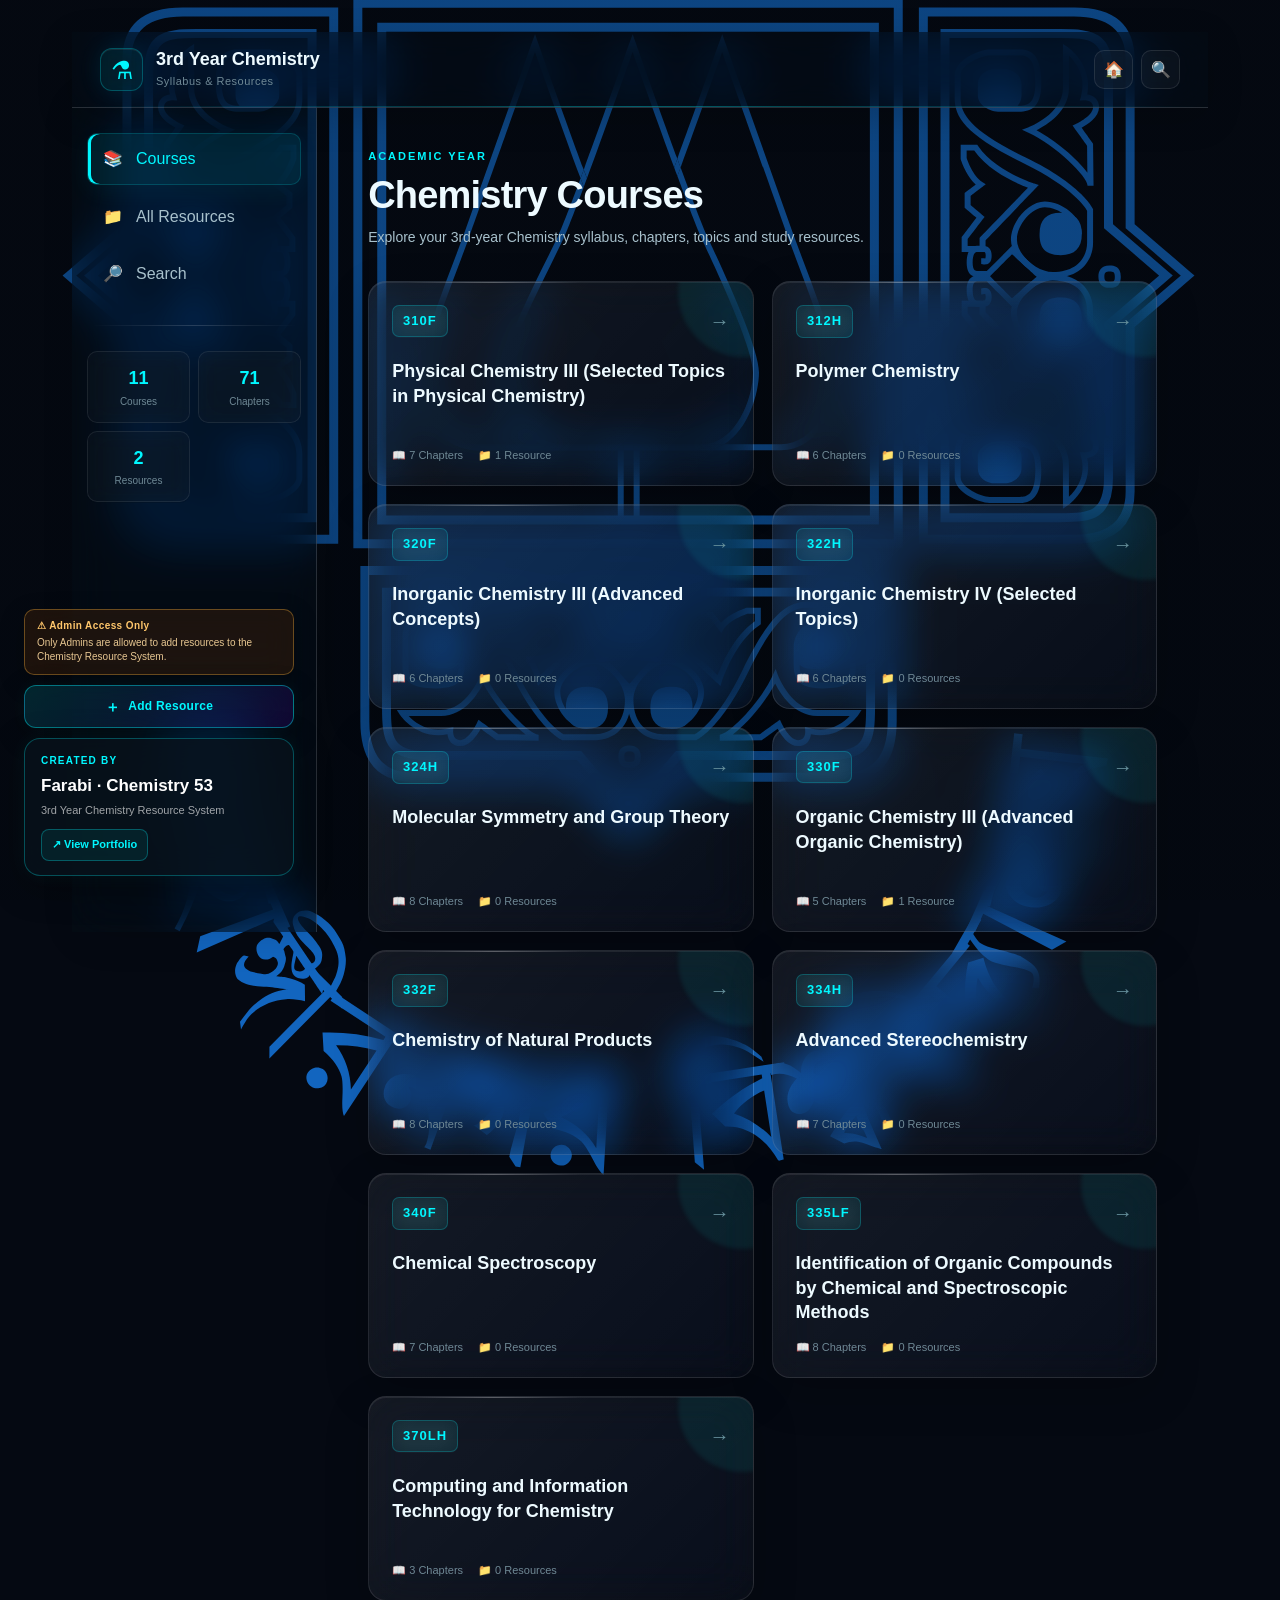
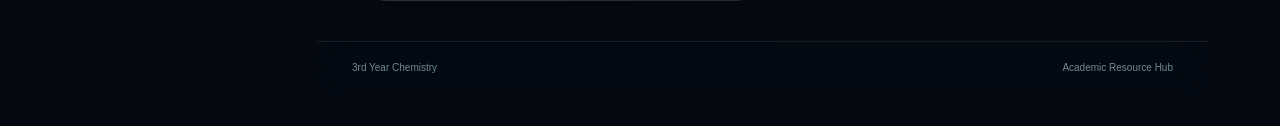
<file: index.html>
<!DOCTYPE html>
<html lang="en">
<head>
  <meta charset="UTF-8">
  <meta name="viewport" content="width=device-width, initial-scale=1.0">

  <title>3rd Year Chemistry Resource System</title>

  <link rel="stylesheet" href="css/styles.css">

  <style>
    /* =========================================================
       BOTTOM-LEFT ADMIN / CREATOR PANEL
       ========================================================= */

    .bottom-left-panel {
      position: fixed;
      left: 24px;
      bottom: 24px;
      z-index: 9999;

      width: 270px;

      display: flex;
      flex-direction: column;
      gap: 10px;
    }


    /* =========================================================
       ADMIN WARNING
       ========================================================= */

    .admin-warning {
      padding: 9px 12px;

      background: rgba(120, 55, 0, 0.22);

      border: 1px solid rgba(255, 180, 60, 0.35);
      border-radius: 10px;

      color: rgba(255, 220, 160, 0.9);

      font-size: 10px;
      line-height: 1.45;

      backdrop-filter: blur(14px);
      -webkit-backdrop-filter: blur(14px);

      box-shadow:
        0 8px 25px rgba(0, 0, 0, 0.25);
    }

    .admin-warning strong {
      display: block;

      margin-bottom: 2px;

      color: #ffc76b;

      font-size: 10px;
      letter-spacing: 0.4px;
    }


    /* =========================================================
       ADD RESOURCE BUTTON
       ========================================================= */

    .add-resource-btn {
      width: 100%;

      display: flex;
      align-items: center;
      justify-content: center;
      gap: 8px;

      padding: 11px 14px;

      border: 1px solid rgba(0, 247, 255, 0.4);
      border-radius: 12px;

      background:
        linear-gradient(
          135deg,
          rgba(0, 247, 255, 0.13),
          rgba(120, 0, 255, 0.13)
        );

      color: #00f7ff;

      text-decoration: none;

      font-size: 12px;
      font-weight: 700;
      letter-spacing: 0.3px;

      backdrop-filter: blur(16px);
      -webkit-backdrop-filter: blur(16px);

      box-shadow:
        0 8px 28px rgba(0, 0, 0, 0.3),
        0 0 18px rgba(0, 247, 255, 0.05);

      transition:
        transform 0.25s ease,
        border-color 0.25s ease,
        background 0.25s ease,
        box-shadow 0.25s ease;
    }

    .add-resource-btn:hover {
      transform: translateY(-3px);

      border-color: rgba(0, 247, 255, 0.75);

      background:
        linear-gradient(
          135deg,
          rgba(0, 247, 255, 0.2),
          rgba(120, 0, 255, 0.2)
        );

      box-shadow:
        0 12px 35px rgba(0, 0, 0, 0.4),
        0 0 25px rgba(0, 247, 255, 0.12);
    }

    .add-resource-icon {
      font-size: 15px;
      line-height: 1;
    }


    /* =========================================================
       CREATOR CARD
       ========================================================= */

    .creator-card {
      width: 100%;
      box-sizing: border-box;

      padding: 14px 16px;

      background: rgba(8, 18, 28, 0.78);

      border: 1px solid rgba(0, 247, 255, 0.28);
      border-radius: 16px;

      backdrop-filter: blur(16px);
      -webkit-backdrop-filter: blur(16px);

      box-shadow:
        0 10px 35px rgba(0, 0, 0, 0.35),
        0 0 20px rgba(0, 247, 255, 0.06);

      color: #ffffff;

      transition:
        transform 0.25s ease,
        border-color 0.25s ease,
        box-shadow 0.25s ease;
    }

    .creator-card:hover {
      transform: translateY(-3px);

      border-color: rgba(0, 247, 255, 0.55);

      box-shadow:
        0 14px 40px rgba(0, 0, 0, 0.45),
        0 0 25px rgba(0, 247, 255, 0.12);
    }

    .creator-label {
      display: block;

      margin-bottom: 3px;

      font-size: 10px;
      font-weight: 600;
      letter-spacing: 1.2px;
      text-transform: uppercase;

      color: #00f7ff;
    }

    .creator-name {
      margin: 0;

      font-size: 17px;
      font-weight: 700;

      color: #ffffff;
    }

    .creator-project {
      margin: 4px 0 11px;

      font-size: 11px;
      line-height: 1.4;

      color: rgba(255, 255, 255, 0.62);
    }

    .creator-portfolio {
      display: inline-flex;
      align-items: center;
      gap: 6px;

      padding: 6px 10px;

      border: 1px solid rgba(0, 247, 255, 0.28);
      border-radius: 8px;

      background: rgba(0, 247, 255, 0.07);

      color: #00f7ff;

      text-decoration: none;

      font-size: 11px;
      font-weight: 600;

      transition:
        background 0.2s ease,
        border-color 0.2s ease;
    }

    .creator-portfolio:hover {
      background: rgba(0, 247, 255, 0.14);

      border-color: rgba(0, 247, 255, 0.55);
    }


    /* =========================================================
       MOBILE
       ========================================================= */

    @media (max-width: 600px) {

      .bottom-left-panel {
        left: 12px;
        bottom: 12px;

        width: 230px;
      }

      .admin-warning {
        padding: 8px 10px;
        font-size: 9px;
      }

      .add-resource-btn {
        padding: 9px 11px;
        font-size: 11px;
      }

      .creator-card {
        padding: 11px 13px;
      }

      .creator-name {
        font-size: 15px;
      }

      .creator-project {
        margin-bottom: 8px;
        font-size: 10px;
      }

      .creator-portfolio {
        padding: 5px 8px;
        font-size: 10px;
      }
    }
  </style>
</head>

<body>

  <!-- =======================================================
       LOADING SCREEN
       ======================================================= -->

  <div id="loader-overlay">

    <div class="flask-container">

      <div class="flask">

        <div class="liquid"></div>

        <div
          class="bubble"
          style="
            left: 20%;
            width: 8px;
            height: 8px;
            animation-delay: 0s;
          "
        ></div>

        <div
          class="bubble"
          style="
            left: 50%;
            width: 12px;
            height: 12px;
            animation-delay: 0.4s;
          "
        ></div>

        <div
          class="bubble"
          style="
            left: 70%;
            width: 6px;
            height: 6px;
            animation-delay: 0.8s;
          "
        ></div>

      </div>

    </div>

    <p
      style="
        margin-top: 16px;
        color: var(--aqua-cyan);
        font-weight: 600;
      "
    >
      Loading Catalyst...
    </p>

  </div>


  <!-- =======================================================
       BOTTOM-LEFT PANEL
       ======================================================= -->

  <div class="bottom-left-panel">

    <!-- ADMIN WARNING -->

    <div class="admin-warning">

      <strong>
        ⚠ Admin Access Only
      </strong>

      Only Admins are allowed to add resources to the
      Chemistry Resource System.

    </div>


    <!-- ADD RESOURCE BUTTON -->

    <a
      href="code-generator.html"
      class="add-resource-btn"
    >

      <span class="add-resource-icon">
        ＋
      </span>

      <span>
        Add Resource
      </span>

    </a>


    <!-- CREATOR INFORMATION -->

    <section class="creator-card">

      <span class="creator-label">
        Created by
      </span>

      <h2 class="creator-name">
        Farabi · Chemistry 53
      </h2>

      <p class="creator-project">
        3rd Year Chemistry Resource System
      </p>

      <a
        class="creator-portfolio"
        href="https://smkfarabi-stack.github.io/my-portfolio/"
        target="_blank"
        rel="noopener noreferrer"
      >
        ↗ View Portfolio
      </a>

    </section>

  </div>


  <!-- =======================================================
       MAIN APPLICATION
       ======================================================= -->

  <main
    id="app-root"
    style="
      padding: 32px;
      max-width: 1200px;
      margin: 0 auto;
    "
  ></main>


  <!-- =======================================================
       JAVASCRIPT
       ======================================================= -->

  <script src="js/syllabus-data.js"></script>

  <script src="js/resources.js"></script>

  <script src="js/code-generator.js"></script>

  <script src="js/app.js"></script>

</body>
</html>
</file>
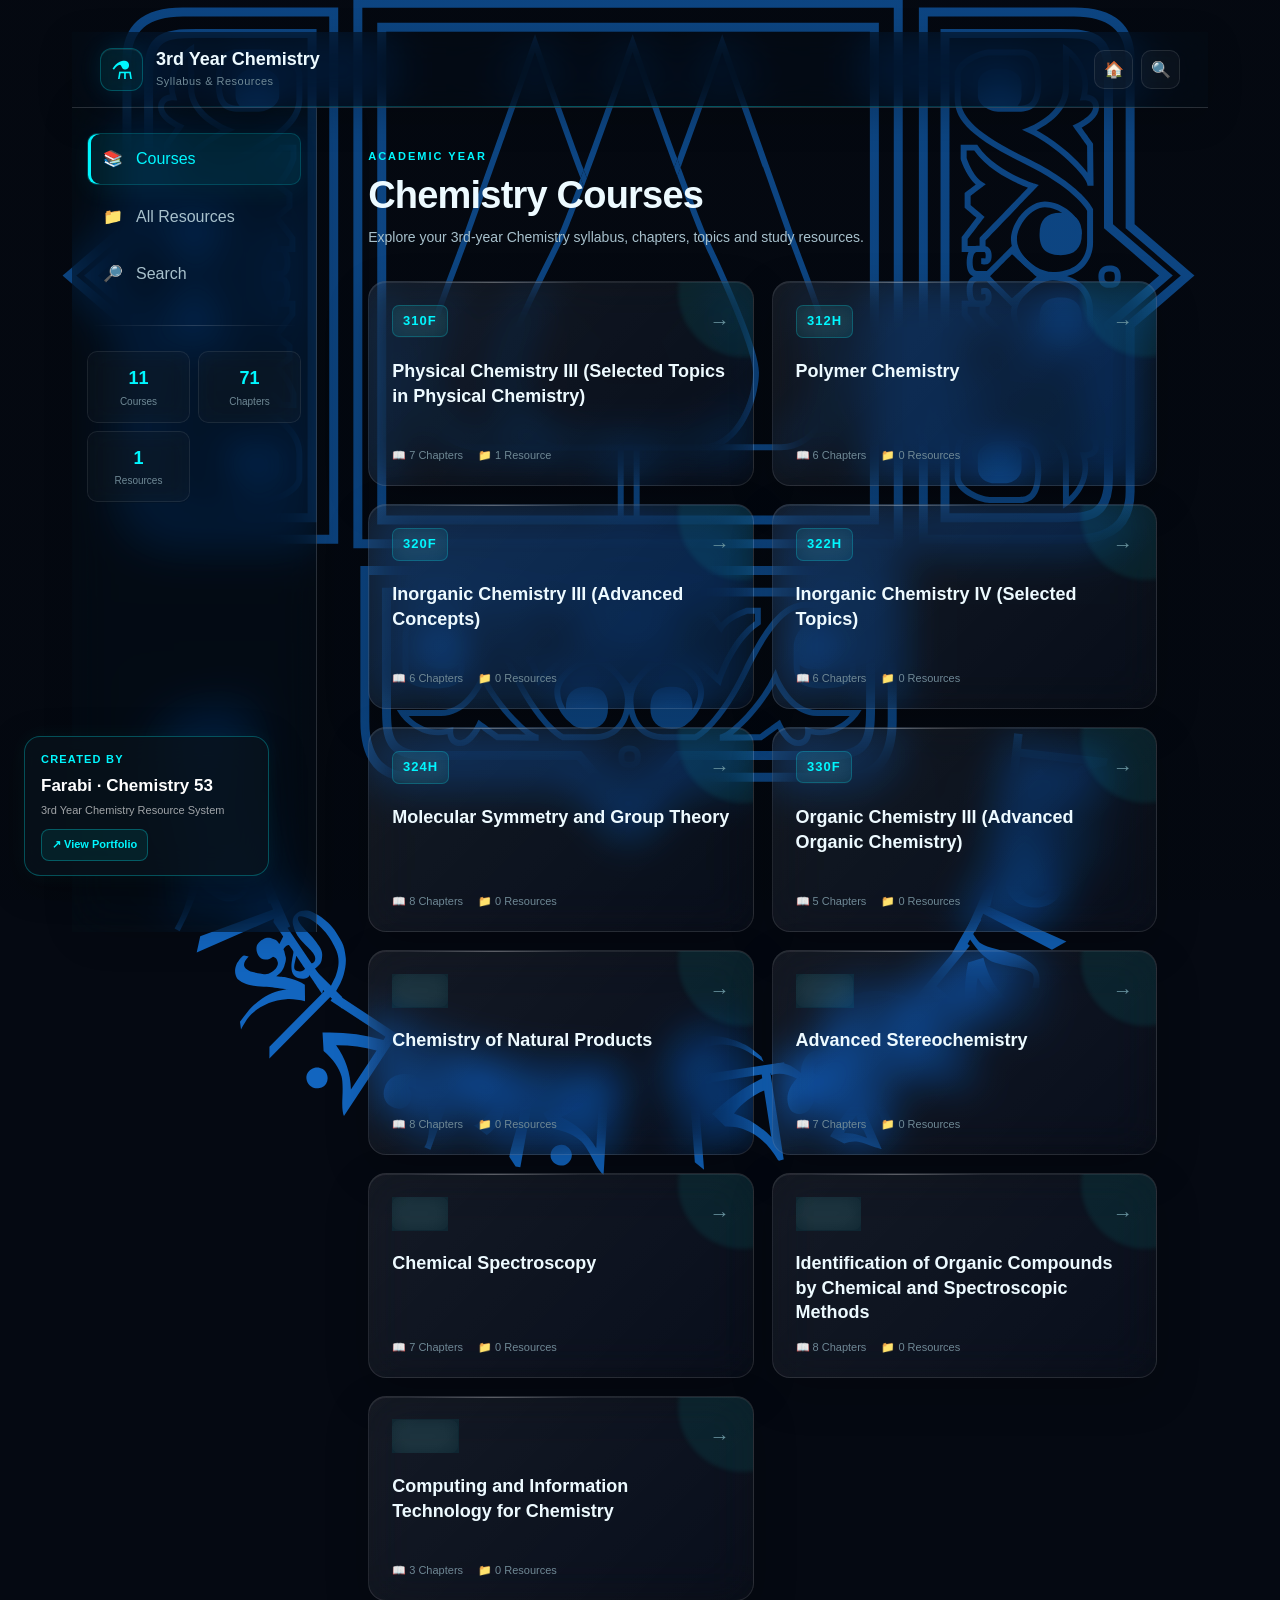
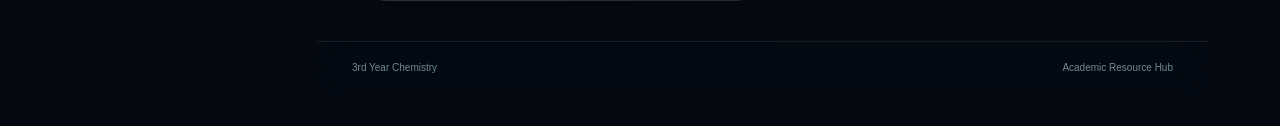
<file: 3rd-year-chem-app/index.html>
<!DOCTYPE html>
<html lang="en">
<head>
  <meta charset="UTF-8">
  <meta name="viewport" content="width=device-width, initial-scale=1.0">

  <title>3rd Year Chemistry Resource System</title>

  <link rel="stylesheet" href="css/styles.css">

  <style>
    /* =========================================================
       CREATOR CARD — BOTTOM LEFT
       ========================================================= */

    .creator-card {
      position: fixed;
      left: 24px;
      bottom: 24px;
      z-index: 9999;

      width: 245px;
      padding: 14px 16px;

      background: rgba(8, 18, 28, 0.78);
      border: 1px solid rgba(0, 247, 255, 0.28);
      border-radius: 16px;

      backdrop-filter: blur(16px);
      -webkit-backdrop-filter: blur(16px);

      box-shadow:
        0 10px 35px rgba(0, 0, 0, 0.35),
        0 0 20px rgba(0, 247, 255, 0.06);

      color: #ffffff;

      transition:
        transform 0.25s ease,
        border-color 0.25s ease,
        box-shadow 0.25s ease;
    }

    .creator-card:hover {
      transform: translateY(-4px);

      border-color: rgba(0, 247, 255, 0.55);

      box-shadow:
        0 14px 40px rgba(0, 0, 0, 0.45),
        0 0 25px rgba(0, 247, 255, 0.12);
    }

    .creator-label {
      display: block;

      margin-bottom: 3px;

      font-size: 11px;
      font-weight: 600;
      letter-spacing: 1.2px;
      text-transform: uppercase;

      color: #00f7ff;
    }

    .creator-name {
      margin: 0;

      font-size: 17px;
      font-weight: 700;

      color: #ffffff;
    }

    .creator-project {
      margin: 4px 0 11px;

      font-size: 11px;
      line-height: 1.4;

      color: rgba(255, 255, 255, 0.62);
    }

    .creator-portfolio {
      display: inline-flex;
      align-items: center;
      gap: 6px;

      padding: 6px 10px;

      border: 1px solid rgba(0, 247, 255, 0.28);
      border-radius: 8px;

      background: rgba(0, 247, 255, 0.07);

      color: #00f7ff;
      text-decoration: none;

      font-size: 11px;
      font-weight: 600;

      transition:
        background 0.2s ease,
        border-color 0.2s ease;
    }

    .creator-portfolio:hover {
      background: rgba(0, 247, 255, 0.14);
      border-color: rgba(0, 247, 255, 0.55);
    }


    /* =========================================================
       MOBILE
       ========================================================= */

    @media (max-width: 600px) {
      .creator-card {
        left: 12px;
        bottom: 12px;

        width: auto;
        max-width: 220px;

        padding: 11px 13px;
      }

      .creator-name {
        font-size: 15px;
      }

      .creator-project {
        margin-bottom: 8px;
        font-size: 10px;
      }

      .creator-portfolio {
        padding: 5px 8px;
        font-size: 10px;
      }
    }
  </style>
</head>

<body>

  <!-- =======================================================
       LOADING SCREEN
       ======================================================= -->

  <div id="loader-overlay">

    <div class="flask-container">

      <div class="flask">

        <div class="liquid"></div>

        <div
          class="bubble"
          style="
            left: 20%;
            width: 8px;
            height: 8px;
            animation-delay: 0s;
          "
        ></div>

        <div
          class="bubble"
          style="
            left: 50%;
            width: 12px;
            height: 12px;
            animation-delay: 0.4s;
          "
        ></div>

        <div
          class="bubble"
          style="
            left: 70%;
            width: 6px;
            height: 6px;
            animation-delay: 0.8s;
          "
        ></div>

      </div>

    </div>

    <p
      style="
        margin-top: 16px;
        color: var(--aqua-cyan);
        font-weight: 600;
      "
    >
      Loading Catalyst...
    </p>

  </div>


  <!-- =======================================================
       CREATOR INFORMATION
       FIXED AT BOTTOM LEFT
       ======================================================= -->

  <section class="creator-card">

    <span class="creator-label">
      Created by
    </span>

    <h2 class="creator-name">
      Farabi · Chemistry 53
    </h2>

    <p class="creator-project">
      3rd Year Chemistry Resource System
    </p>

    <a
      class="creator-portfolio"
      href="https://smkfarabi-stack.github.io/my-portfolio/"
      target="_blank"
      rel="noopener noreferrer"
    >
      ↗ View Portfolio
    </a>

  </section>


  <!-- =======================================================
       MAIN APPLICATION
       ======================================================= -->

  <main
    id="app-root"
    style="
      padding: 32px;
      max-width: 1200px;
      margin: 0 auto;
    "
  ></main>


  <!-- =======================================================
       JAVASCRIPT
       ======================================================= -->

  <script src="js/syllabus-data.js"></script>

  <script src="js/resources.js"></script>

  <script src="js/code-generator.js"></script>

  <script src="js/app.js"></script>

</body>
</html>
</file>
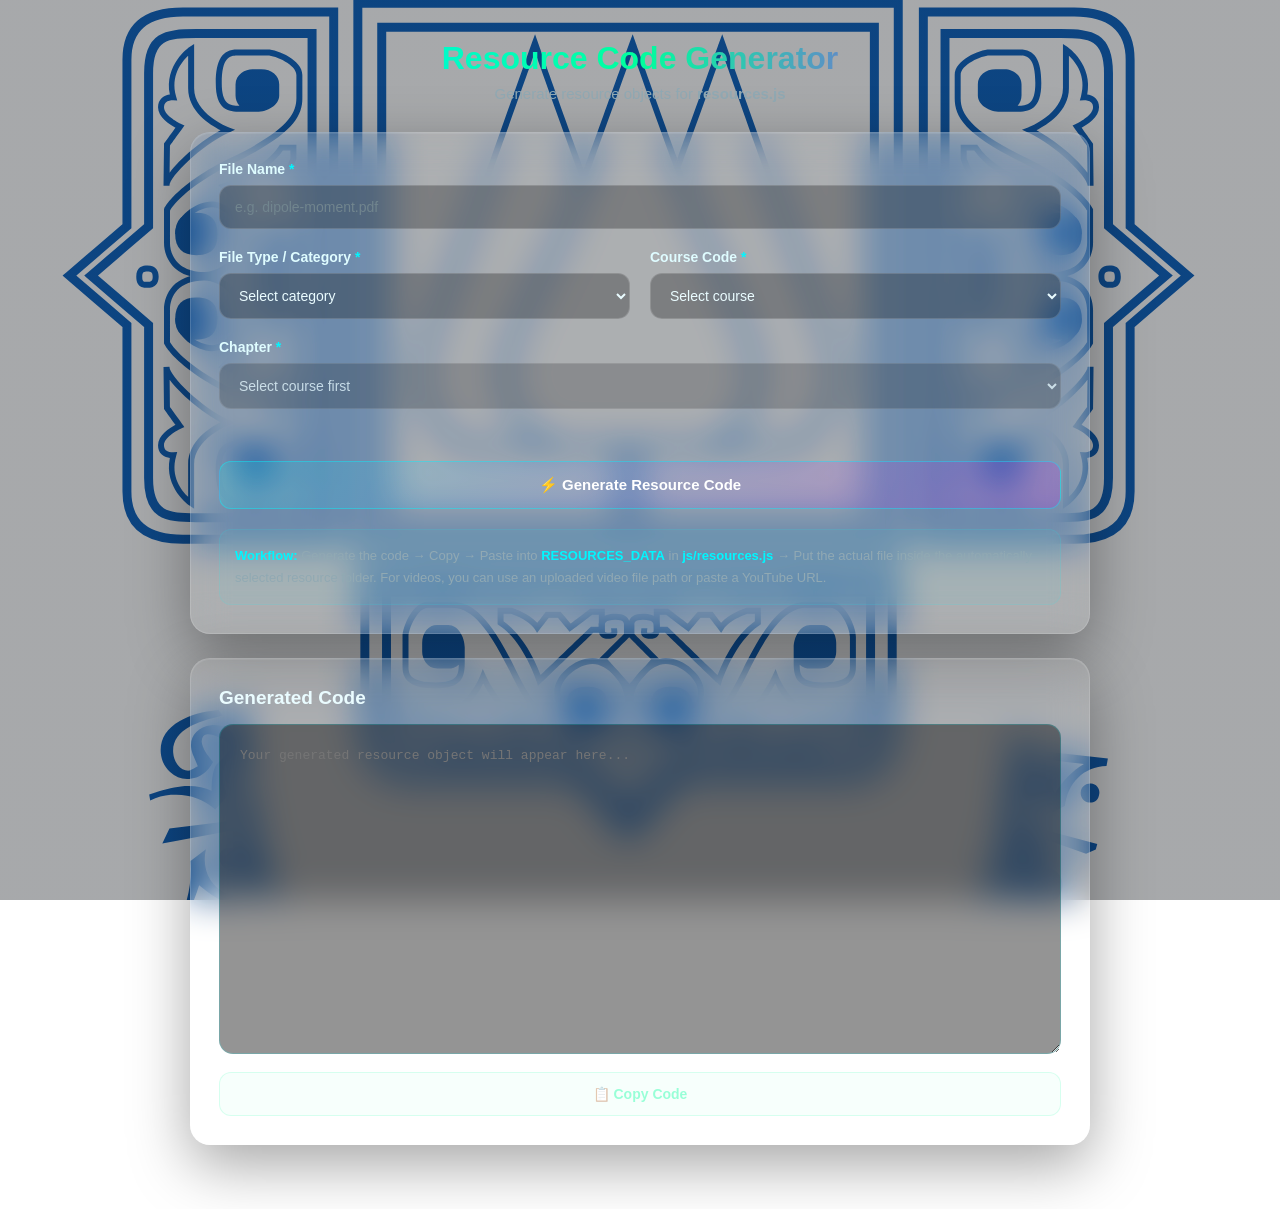
<file: code-generator.html>
<!DOCTYPE html>
<html lang="en">
<head>
  <meta charset="UTF-8">
  <meta name="viewport" content="width=device-width, initial-scale=1.0">

  <title>Resource Code Generator</title>

  <style>
    :root {
      --bg: #03080e;
      --glass: rgba(255, 255, 255, 0.07);
      --glass-border: rgba(255, 255, 255, 0.14);
      --text: #eafcff;
      --muted: #91a9b3;
      --cyan: #00f7ff;
      --purple: #d500f9;
      --green: #00ff9d;
      --danger: #ff5c7a;
    }

    * {
      box-sizing: border-box;
      margin: 0;
      padding: 0;
    }

    body {
      min-height: 100vh;
      font-family: Arial, Helvetica, sans-serif;
      color: var(--text);

      background:
        linear-gradient(
          rgba(3, 8, 14, 0.35),
          rgba(3, 8, 14, 0.35)
        ),
        url("assets/images/bg.svg");

      background-size: cover;
      background-position: center;
      background-attachment: fixed;

      display: flex;
      justify-content: center;
      padding: 40px 20px;
    }

    .container {
      width: 100%;
      max-width: 900px;
    }

    /* Header */

    .header {
      text-align: center;
      margin-bottom: 30px;
    }

    .header h1 {
      font-size: 32px;
      font-weight: 800;
      margin-bottom: 8px;

      background: linear-gradient(
        90deg,
        var(--cyan),
        var(--green),
        var(--purple)
      );

      -webkit-background-clip: text;
      -webkit-text-fill-color: transparent;
    }

    .header p {
      color: var(--muted);
      font-size: 15px;
    }

    /* Glass Card */

    .glass-card {
      background: var(--glass);
      border: 1px solid var(--glass-border);
      border-radius: 20px;

      backdrop-filter: blur(18px) saturate(140%);
      -webkit-backdrop-filter: blur(18px) saturate(140%);

      box-shadow:
        0 20px 60px rgba(0, 0, 0, 0.35),
        inset 0 1px 0 rgba(255, 255, 255, 0.08);

      padding: 28px;
      margin-bottom: 24px;
    }

    /* Form */

    .form-grid {
      display: grid;
      grid-template-columns: 1fr 1fr;
      gap: 20px;
    }

    .form-group {
      display: flex;
      flex-direction: column;
      gap: 8px;
    }

    .form-group.full {
      grid-column: 1 / -1;
    }

    label {
      font-size: 14px;
      font-weight: 700;
      color: #dffcff;
    }

    .required {
      color: var(--cyan);
    }

    input,
    select {
      width: 100%;
      padding: 13px 15px;

      border-radius: 12px;
      border: 1px solid rgba(255, 255, 255, 0.15);

      background: rgba(0, 0, 0, 0.28);
      color: var(--text);

      outline: none;
      font-size: 14px;

      transition: 0.2s ease;
    }

    input::placeholder {
      color: #71858e;
    }

    select option {
      background: #07121b;
      color: white;
    }

    input:focus,
    select:focus {
      border-color: var(--cyan);

      box-shadow:
        0 0 0 3px rgba(0, 247, 255, 0.08),
        0 0 20px rgba(0, 247, 255, 0.08);
    }

    /* Button */

    .generate-btn {
      width: 100%;
      margin-top: 24px;

      padding: 14px 20px;

      border: 1px solid rgba(0, 247, 255, 0.4);
      border-radius: 12px;

      background:
        linear-gradient(
          135deg,
          rgba(0, 247, 255, 0.18),
          rgba(213, 0, 249, 0.18)
        );

      color: white;
      font-size: 15px;
      font-weight: 800;

      cursor: pointer;

      transition: 0.25s ease;
    }

    .generate-btn:hover {
      transform: translateY(-2px);

      border-color: var(--cyan);

      box-shadow:
        0 8px 30px rgba(0, 247, 255, 0.14);
    }

    .generate-btn:active {
      transform: translateY(0);
    }

    /* Output */

    .output-header {
      display: flex;
      align-items: center;
      justify-content: space-between;

      margin-bottom: 15px;
    }

    .output-header h2 {
      font-size: 19px;
    }

    .status {
      font-size: 13px;
      color: var(--green);
      min-height: 18px;
    }

    .code-box {
      position: relative;
    }

    #output {
      width: 100%;
      min-height: 330px;

      padding: 20px;

      resize: vertical;

      border-radius: 14px;
      border: 1px solid rgba(0, 247, 255, 0.18);

      background: rgba(0, 0, 0, 0.42);

      color: #dffcff;

      font-family:
        "Fira Code",
        "Cascadia Code",
        Consolas,
        monospace;

      font-size: 13px;
      line-height: 1.7;

      outline: none;
    }

    .copy-btn {
      width: 100%;
      margin-top: 14px;

      padding: 13px 18px;

      border: 1px solid rgba(0, 255, 157, 0.35);
      border-radius: 12px;

      background: rgba(0, 255, 157, 0.08);

      color: var(--green);

      font-size: 14px;
      font-weight: 800;

      cursor: pointer;

      transition: 0.2s ease;
    }

    .copy-btn:hover {
      background: rgba(0, 255, 157, 0.14);
      border-color: var(--green);
    }

    .copy-btn:disabled {
      opacity: 0.4;
      cursor: not-allowed;
    }

    /* Info */

    .info {
      margin-top: 20px;

      padding: 15px;

      border-radius: 12px;

      background: rgba(0, 247, 255, 0.045);
      border: 1px solid rgba(0, 247, 255, 0.1);

      color: var(--muted);

      font-size: 13px;
      line-height: 1.7;
    }

    .info strong {
      color: var(--cyan);
    }

    /* Error */

    .error {
      color: var(--danger);
      font-size: 13px;
      margin-top: 10px;
      min-height: 18px;
    }

    /* Responsive */

    @media (max-width: 700px) {
      body {
        padding: 25px 14px;
      }

      .glass-card {
        padding: 20px;
        border-radius: 16px;
      }

      .form-grid {
        grid-template-columns: 1fr;
      }

      .form-group.full {
        grid-column: auto;
      }

      .header h1 {
        font-size: 26px;
      }

      #output {
        font-size: 12px;
      }
    }
  </style>
</head>

<body>

  <div class="container">

    <!-- Header -->
    <header class="header">
      <h1>Resource Code Generator</h1>
      <p>Generate resource objects for <strong>resources.js</strong></p>
    </header>


    <!-- Form -->
    <section class="glass-card">

      <form id="resourceForm">

        <div class="form-grid">

          <!-- File Name -->
          <div class="form-group full">
            <label for="fileName">
              File Name <span class="required">*</span>
            </label>

            <input
              type="text"
              id="fileName"
              placeholder="e.g. dipole-moment.pdf"
              autocomplete="off"
              required
            >
          </div>


          <!-- Video URL (only for videos) -->
          <div
            class="form-group full"
            id="videoSourceGroup"
            style="display: none;"
          >
            <label for="videoSource">
              YouTube URL <span class="required">*</span>
            </label>

            <input
              type="url"
              id="videoSource"
              placeholder="e.g. https://www.youtube.com/watch?v=..."
              autocomplete="off"
            >
          </div>


          <!-- Resource Type -->
          <div class="form-group">
            <label for="resourceType">
              File Type / Category <span class="required">*</span>
            </label>

            <select id="resourceType" required>
              <option value="">Select category</option>
              <option value="class-note">Class Note</option>
              <option value="personal-note">Personal Note</option>
              <option value="teacher-material">Teacher Material</option>
              <option value="slide">Slides</option>
              <option value="book">Book</option>
              <option value="previous-year-question">Previous Year Questions</option>
              <option value="video">Video</option>
            </select>
          </div>


          <!-- Course -->
          <div class="form-group">
            <label for="courseCode">
              Course Code <span class="required">*</span>
            </label>

            <select id="courseCode" required>
              <option value="">Select course</option>
            </select>
          </div>


          <!-- Chapter -->
          <div class="form-group full">
            <label for="chapter">
              Chapter <span class="required">*</span>
            </label>

            <select id="chapter" required disabled>
              <option value="">Select course first</option>
            </select>
          </div>

        </div>

        <div id="errorMessage" class="error"></div>

        <button type="submit" class="generate-btn">
          ⚡ Generate Resource Code
        </button>

      </form>

      <div class="info">
        <strong>Workflow:</strong>
        Generate the code → Copy → Paste into
        <strong>RESOURCES_DATA</strong> in
        <strong>js/resources.js</strong> → Put the actual file inside
        the automatically selected resource folder. For videos, you can
        use an uploaded video file path or paste a YouTube URL.
      </div>

    </section>


    <!-- Output -->
    <section class="glass-card">

      <div class="output-header">
        <h2>Generated Code</h2>
        <span id="status" class="status"></span>
      </div>

      <div class="code-box">

        <textarea
          id="output"
          readonly
          spellcheck="false"
          placeholder="Your generated resource object will appear here..."
        ></textarea>

      </div>

      <button
        type="button"
        id="copyBtn"
        class="copy-btn"
        disabled
      >
        📋 Copy Code
      </button>

    </section>

  </div>


  <!-- Existing project data -->
  <script src="js/syllabus-data.js"></script>
  <script src="js/resources.js"></script>


  <script>
    /*
     * Resource Code Generator
     *
     * Uses:
     *   SYLLABUS_DATA
     *   RESOURCE_TYPES
     *
     * Output format:
     *
     * {
     *   id: "...",
     *   courseCode: "...",
     *   chapterId: "...",
     *   chapterTitle: "...",
     *   title: "...",
     *   type: "...",
     *   fileName: "...",
     *   filePath: "..."
     * },
     */


    const courseSelect = document.getElementById("courseCode");
    const chapterSelect = document.getElementById("chapter");

    const form = document.getElementById("resourceForm");

    const fileNameInput = document.getElementById("fileName");
    const resourceTypeSelect =
      document.getElementById("resourceType");

    const videoSourceGroup =
      document.getElementById("videoSourceGroup");
    const videoSourceInput =
      document.getElementById("videoSource");

    const output = document.getElementById("output");
    const copyBtn = document.getElementById("copyBtn");

    const errorMessage =
      document.getElementById("errorMessage");

    const status =
      document.getElementById("status");


    /*
     * Resource type → folder
     *
     * Kept synchronized with resources.js
     */

    const FOLDER_MAP = {
      "class-note": "class-notes",
      "personal-note": "personal-notes",
      "teacher-material": "class-notes",
      "slide": "slides",
      "book": "books",
      "previous-year-question": "previous-year-questions",
      "video": "videos"
    };


    /*
     * Resource type → title suffix
     */

    const TITLE_SUFFIX = {
      "class-note": "Class Note",
      "personal-note": "Personal Note",
      "teacher-material": "Teacher Material",
      "slide": "Slides",
      "book": "Book",
      "previous-year-question": "Previous Year Questions",
      "video": "Video"
    };


    /*
     * Show the YouTube URL field only for video resources
     */

    function updateVideoSourceField() {

      const isVideo =
        resourceTypeSelect.value === "video";

      videoSourceGroup.style.display =
        isVideo ? "flex" : "none";

      videoSourceInput.required = isVideo;

      if (!isVideo) {
        videoSourceInput.value = "";
      }
    }


    /*
     * Load courses
     */

    function loadCourses() {

      courseSelect.innerHTML =
        '<option value="">Select course</option>';

      if (
        typeof SYLLABUS_DATA === "undefined" ||
        !Array.isArray(SYLLABUS_DATA)
      ) {
        showError(
          "SYLLABUS_DATA could not be loaded. Check js/syllabus-data.js."
        );
        return;
      }

      SYLLABUS_DATA.forEach(course => {

        const option = document.createElement("option");

        option.value = course.code;

        option.textContent =
          `${course.code} — ${course.title}`;

        courseSelect.appendChild(option);

      });
    }


    /*
     * Load chapters after selecting a course
     */

    function loadChapters(courseCode) {

      chapterSelect.innerHTML =
        '<option value="">Select chapter</option>';

      chapterSelect.disabled = true;

      if (!courseCode) {
        chapterSelect.innerHTML =
          '<option value="">Select course first</option>';

        return;
      }

      const course = SYLLABUS_DATA.find(
        item => item.code === courseCode
      );

      if (!course || !Array.isArray(course.chapters)) {
        chapterSelect.innerHTML =
          '<option value="">No chapters found</option>';

        return;
      }

      course.chapters.forEach(chapter => {

        const option = document.createElement("option");

        option.value = chapter.id;

        option.textContent =
          `${chapter.id} — ${chapter.title}`;

        chapterSelect.appendChild(option);

      });

      chapterSelect.disabled = false;
    }


    /*
     * Convert filename into a readable title
     *
     * Example:
     * dipole-moment.pdf
     *
     * becomes:
     * Dipole Moment Class Note
     */

    function createTitle(fileName, type) {

      let name = fileName;

      /*
       * Remove extension
       */

      const lastDot = name.lastIndexOf(".");

      if (lastDot > 0) {
        name = name.substring(0, lastDot);
      }

      /*
       * Replace separators
       */

      name = name
        .replace(/[-_]+/g, " ")
        .replace(/\s+/g, " ")
        .trim();

      /*
       * Capitalize words
       */

      name = name
        .split(" ")
        .map(word => {

          if (!word) {
            return "";
          }

          return (
            word.charAt(0).toUpperCase() +
            word.slice(1)
          );

        })
        .join(" ");

      const suffix =
        TITLE_SUFFIX[type] || "";

      return suffix
        ? `${name} ${suffix}`
        : name;
    }


    /*
     * Generate random 5-character ID
     *
     * Example:
     * x7k92
     */

    function generateRandomString(length = 5) {

      const characters =
        "abcdefghijklmnopqrstuvwxyz0123456789";

      let result = "";

      for (let i = 0; i < length; i++) {

        result += characters.charAt(
          Math.floor(
            Math.random() * characters.length
          )
        );

      }

      return result;
    }


    /*
     * Create resource ID
     *
     * Example:
     *
     * res-310f-c310f-1-x7k92
     */

    function generateResourceId(courseCode, chapterId) {

      return (
        `res-${courseCode.toLowerCase()}-${chapterId}-${generateRandomString(5)}`
      );
    }


    /*
     * Escape characters for generated JS string
     */

    function escapeJsString(value) {

      return String(value)
        .replace(/\\/g, "\\\\")
        .replace(/"/g, '\\"')
        .replace(/\r/g, "")
        .replace(/\n/g, "\\n");
    }


    /*
     * Show error
     */

    function showError(message) {

      errorMessage.textContent = message;

    }


    /*
     * Clear error
     */

    function clearError() {

      errorMessage.textContent = "";

    }


    /*
     * Generate resource object
     */

    function generateResourceCode() {

      clearError();

      const fileName =
        fileNameInput.value.trim();

      const type =
        resourceTypeSelect.value;

      const courseCode =
        courseSelect.value;

      const chapterId =
        chapterSelect.value;


      /*
       * Validation
       */

      if (!fileName) {

        showError("Please enter the file name.");

        fileNameInput.focus();

        return;

      }

      if (!type) {

        showError("Please select the resource category.");

        resourceTypeSelect.focus();

        return;

      }

      if (!courseCode) {

        showError("Please select a course.");

        courseSelect.focus();

        return;

      }

      if (!chapterId) {

        showError("Please select a chapter.");

        chapterSelect.focus();

        return;

      }


      /*
       * Find selected course
       */

      const course = SYLLABUS_DATA.find(
        item => item.code === courseCode
      );

      if (!course) {

        showError("Selected course could not be found.");

        return;

      }


      /*
       * Find selected chapter
       */

      const chapter = course.chapters.find(
        item => item.id === chapterId
      );

      if (!chapter) {

        showError("Selected chapter could not be found.");

        return;

      }


      /*
       * Folder
       */

      const folder =
        FOLDER_MAP[type];

      if (!folder) {

        showError("Invalid resource category.");

        return;

      }


      /*
       * Generate values
       */

      const id =
        generateResourceId(
          courseCode,
          chapterId
        );

      const title =
        createTitle(
          fileName,
          type
        );

      let filePath =
        `assets/resources/${folder}/${fileName}`;

      if (type === "video") {

        const videoUrl =
          videoSourceInput.value.trim();

        if (!videoUrl) {

          showError("Please enter the YouTube URL.");

          videoSourceInput.focus();

          return;

        }

        filePath = videoUrl;

      }


      /*
       * Build exact object
       */

      const code =
`{
  id: "${escapeJsString(id)}",
  courseCode: "${escapeJsString(courseCode)}",
  chapterId: "${escapeJsString(chapter.id)}",
  chapterTitle: "${escapeJsString(chapter.title)}",
  title: "${escapeJsString(title)}",
  type: "${escapeJsString(type)}",
  fileName: "${escapeJsString(fileName)}",
  filePath: "${escapeJsString(filePath)}"
},`;


      /*
       * Display
       */

      output.value = code;

      copyBtn.disabled = false;

      status.textContent = "✓ Code generated";

    }


    /*
     * Copy generated code
     */

    async function copyCode() {

      const code = output.value;

      if (!code) {
        return;
      }

      try {

        await navigator.clipboard.writeText(code);

        status.textContent = "✓ Copied!";

        copyBtn.textContent = "✓ Copied!";

        setTimeout(() => {

          copyBtn.textContent = "📋 Copy Code";
          status.textContent = "";

        }, 1800);

      } catch (error) {

        /*
         * Fallback for browsers where
         * Clipboard API is unavailable.
         */

        output.select();

        document.execCommand("copy");

        status.textContent = "✓ Copied!";

        copyBtn.textContent = "✓ Copied!";

        setTimeout(() => {

          copyBtn.textContent = "📋 Copy Code";
          status.textContent = "";

        }, 1800);

      }

    }


    /*
     * Events
     */

    resourceTypeSelect.addEventListener(
      "change",
      () => {

        updateVideoSourceField();

        output.value = "";

        copyBtn.disabled = true;

        status.textContent = "";

        clearError();

      }
    );


    courseSelect.addEventListener(
      "change",
      () => {

        loadChapters(
          courseSelect.value
        );

        output.value = "";

        copyBtn.disabled = true;

        status.textContent = "";

        clearError();

      }
    );


    form.addEventListener(
      "submit",
      event => {

        event.preventDefault();

        generateResourceCode();

      }
    );


    copyBtn.addEventListener(
      "click",
      copyCode
    );


    /*
     * Initialize
     */

    loadCourses();

  </script>

</body>
</html>
</file>
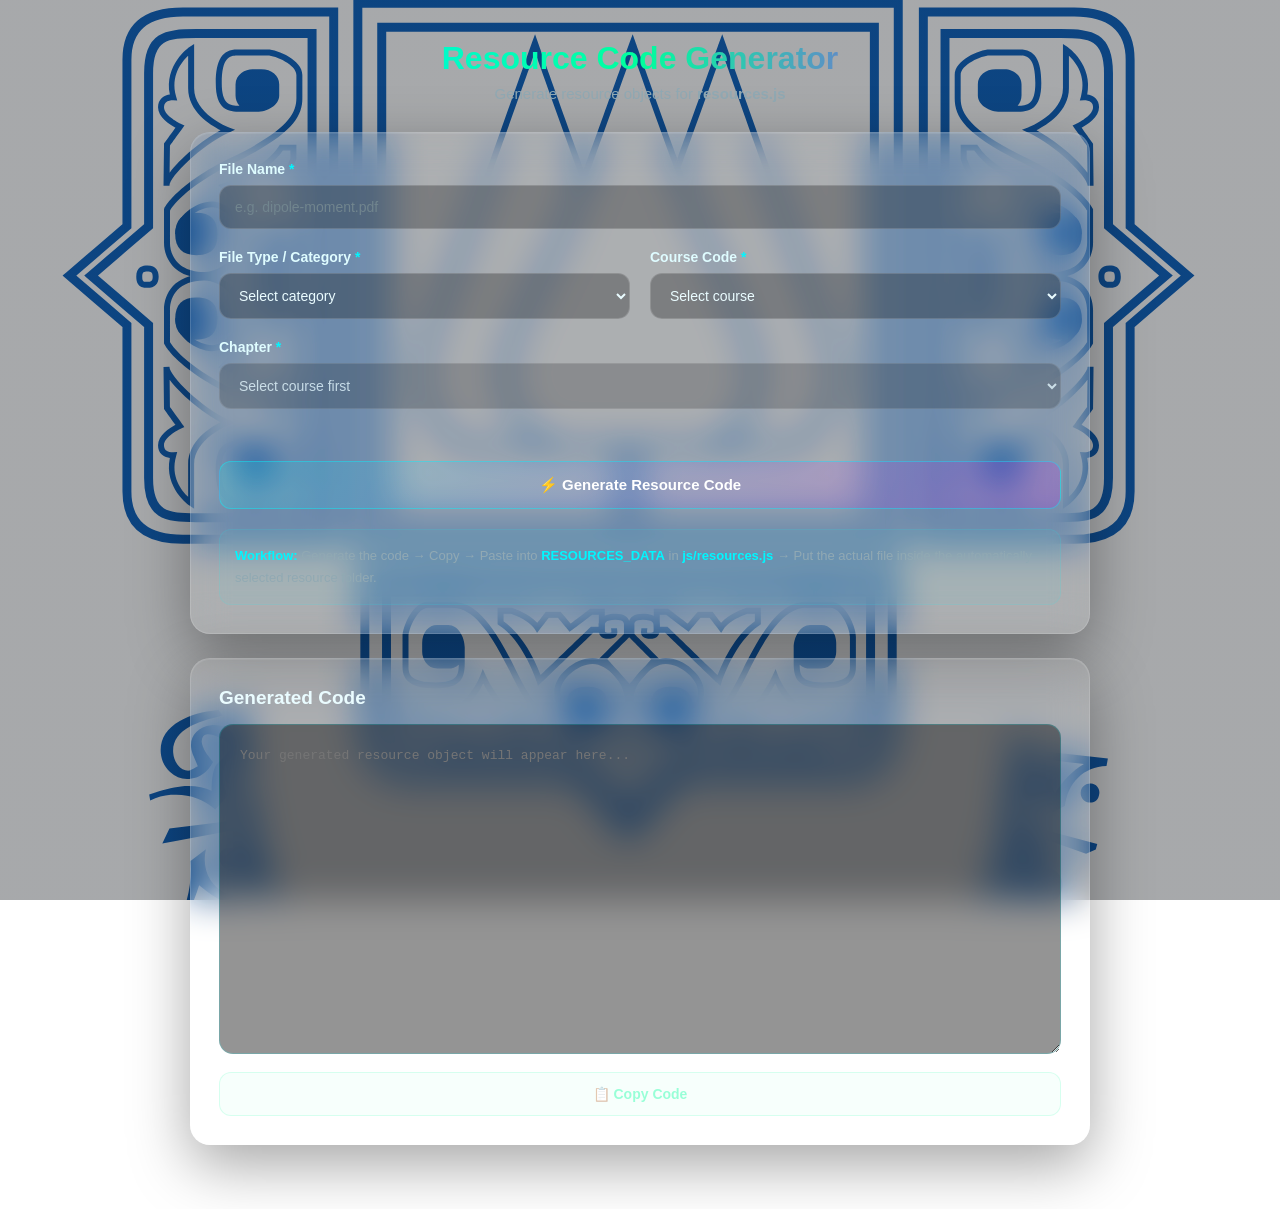
<file: 3rd-year-chem-app/code-generator.html>
<!DOCTYPE html>
<html lang="en">
<head>
  <meta charset="UTF-8">
  <meta name="viewport" content="width=device-width, initial-scale=1.0">

  <title>Resource Code Generator</title>

  <style>
    :root {
      --bg: #03080e;
      --glass: rgba(255, 255, 255, 0.07);
      --glass-border: rgba(255, 255, 255, 0.14);
      --text: #eafcff;
      --muted: #91a9b3;
      --cyan: #00f7ff;
      --purple: #d500f9;
      --green: #00ff9d;
      --danger: #ff5c7a;
    }

    * {
      box-sizing: border-box;
      margin: 0;
      padding: 0;
    }

    body {
      min-height: 100vh;
      font-family: Arial, Helvetica, sans-serif;
      color: var(--text);

      background:
        linear-gradient(
          rgba(3, 8, 14, 0.35),
          rgba(3, 8, 14, 0.35)
        ),
        url("assets/images/bg.svg");

      background-size: cover;
      background-position: center;
      background-attachment: fixed;

      display: flex;
      justify-content: center;
      padding: 40px 20px;
    }

    .container {
      width: 100%;
      max-width: 900px;
    }

    /* Header */

    .header {
      text-align: center;
      margin-bottom: 30px;
    }

    .header h1 {
      font-size: 32px;
      font-weight: 800;
      margin-bottom: 8px;

      background: linear-gradient(
        90deg,
        var(--cyan),
        var(--green),
        var(--purple)
      );

      -webkit-background-clip: text;
      -webkit-text-fill-color: transparent;
    }

    .header p {
      color: var(--muted);
      font-size: 15px;
    }

    /* Glass Card */

    .glass-card {
      background: var(--glass);
      border: 1px solid var(--glass-border);
      border-radius: 20px;

      backdrop-filter: blur(18px) saturate(140%);
      -webkit-backdrop-filter: blur(18px) saturate(140%);

      box-shadow:
        0 20px 60px rgba(0, 0, 0, 0.35),
        inset 0 1px 0 rgba(255, 255, 255, 0.08);

      padding: 28px;
      margin-bottom: 24px;
    }

    /* Form */

    .form-grid {
      display: grid;
      grid-template-columns: 1fr 1fr;
      gap: 20px;
    }

    .form-group {
      display: flex;
      flex-direction: column;
      gap: 8px;
    }

    .form-group.full {
      grid-column: 1 / -1;
    }

    label {
      font-size: 14px;
      font-weight: 700;
      color: #dffcff;
    }

    .required {
      color: var(--cyan);
    }

    input,
    select {
      width: 100%;
      padding: 13px 15px;

      border-radius: 12px;
      border: 1px solid rgba(255, 255, 255, 0.15);

      background: rgba(0, 0, 0, 0.28);
      color: var(--text);

      outline: none;
      font-size: 14px;

      transition: 0.2s ease;
    }

    input::placeholder {
      color: #71858e;
    }

    select option {
      background: #07121b;
      color: white;
    }

    input:focus,
    select:focus {
      border-color: var(--cyan);

      box-shadow:
        0 0 0 3px rgba(0, 247, 255, 0.08),
        0 0 20px rgba(0, 247, 255, 0.08);
    }

    /* Button */

    .generate-btn {
      width: 100%;
      margin-top: 24px;

      padding: 14px 20px;

      border: 1px solid rgba(0, 247, 255, 0.4);
      border-radius: 12px;

      background:
        linear-gradient(
          135deg,
          rgba(0, 247, 255, 0.18),
          rgba(213, 0, 249, 0.18)
        );

      color: white;
      font-size: 15px;
      font-weight: 800;

      cursor: pointer;

      transition: 0.25s ease;
    }

    .generate-btn:hover {
      transform: translateY(-2px);

      border-color: var(--cyan);

      box-shadow:
        0 8px 30px rgba(0, 247, 255, 0.14);
    }

    .generate-btn:active {
      transform: translateY(0);
    }

    /* Output */

    .output-header {
      display: flex;
      align-items: center;
      justify-content: space-between;

      margin-bottom: 15px;
    }

    .output-header h2 {
      font-size: 19px;
    }

    .status {
      font-size: 13px;
      color: var(--green);
      min-height: 18px;
    }

    .code-box {
      position: relative;
    }

    #output {
      width: 100%;
      min-height: 330px;

      padding: 20px;

      resize: vertical;

      border-radius: 14px;
      border: 1px solid rgba(0, 247, 255, 0.18);

      background: rgba(0, 0, 0, 0.42);

      color: #dffcff;

      font-family:
        "Fira Code",
        "Cascadia Code",
        Consolas,
        monospace;

      font-size: 13px;
      line-height: 1.7;

      outline: none;
    }

    .copy-btn {
      width: 100%;
      margin-top: 14px;

      padding: 13px 18px;

      border: 1px solid rgba(0, 255, 157, 0.35);
      border-radius: 12px;

      background: rgba(0, 255, 157, 0.08);

      color: var(--green);

      font-size: 14px;
      font-weight: 800;

      cursor: pointer;

      transition: 0.2s ease;
    }

    .copy-btn:hover {
      background: rgba(0, 255, 157, 0.14);
      border-color: var(--green);
    }

    .copy-btn:disabled {
      opacity: 0.4;
      cursor: not-allowed;
    }

    /* Info */

    .info {
      margin-top: 20px;

      padding: 15px;

      border-radius: 12px;

      background: rgba(0, 247, 255, 0.045);
      border: 1px solid rgba(0, 247, 255, 0.1);

      color: var(--muted);

      font-size: 13px;
      line-height: 1.7;
    }

    .info strong {
      color: var(--cyan);
    }

    /* Error */

    .error {
      color: var(--danger);
      font-size: 13px;
      margin-top: 10px;
      min-height: 18px;
    }

    /* Responsive */

    @media (max-width: 700px) {
      body {
        padding: 25px 14px;
      }

      .glass-card {
        padding: 20px;
        border-radius: 16px;
      }

      .form-grid {
        grid-template-columns: 1fr;
      }

      .form-group.full {
        grid-column: auto;
      }

      .header h1 {
        font-size: 26px;
      }

      #output {
        font-size: 12px;
      }
    }
  </style>
</head>

<body>

  <div class="container">

    <!-- Header -->
    <header class="header">
      <h1>Resource Code Generator</h1>
      <p>Generate resource objects for <strong>resources.js</strong></p>
    </header>


    <!-- Form -->
    <section class="glass-card">

      <form id="resourceForm">

        <div class="form-grid">

          <!-- File Name -->
          <div class="form-group full">
            <label for="fileName">
              File Name <span class="required">*</span>
            </label>

            <input
              type="text"
              id="fileName"
              placeholder="e.g. dipole-moment.pdf"
              autocomplete="off"
              required
            >
          </div>


          <!-- Resource Type -->
          <div class="form-group">
            <label for="resourceType">
              File Type / Category <span class="required">*</span>
            </label>

            <select id="resourceType" required>
              <option value="">Select category</option>
              <option value="class-note">Class Note</option>
              <option value="personal-note">Personal Note</option>
              <option value="teacher-material">Teacher Material</option>
              <option value="slide">Slides</option>
              <option value="book">Book</option>
            </select>
          </div>


          <!-- Course -->
          <div class="form-group">
            <label for="courseCode">
              Course Code <span class="required">*</span>
            </label>

            <select id="courseCode" required>
              <option value="">Select course</option>
            </select>
          </div>


          <!-- Chapter -->
          <div class="form-group full">
            <label for="chapter">
              Chapter <span class="required">*</span>
            </label>

            <select id="chapter" required disabled>
              <option value="">Select course first</option>
            </select>
          </div>

        </div>

        <div id="errorMessage" class="error"></div>

        <button type="submit" class="generate-btn">
          ⚡ Generate Resource Code
        </button>

      </form>

      <div class="info">
        <strong>Workflow:</strong>
        Generate the code → Copy → Paste into
        <strong>RESOURCES_DATA</strong> in
        <strong>js/resources.js</strong> → Put the actual file inside
        the automatically selected resource folder.
      </div>

    </section>


    <!-- Output -->
    <section class="glass-card">

      <div class="output-header">
        <h2>Generated Code</h2>
        <span id="status" class="status"></span>
      </div>

      <div class="code-box">

        <textarea
          id="output"
          readonly
          spellcheck="false"
          placeholder="Your generated resource object will appear here..."
        ></textarea>

      </div>

      <button
        type="button"
        id="copyBtn"
        class="copy-btn"
        disabled
      >
        📋 Copy Code
      </button>

    </section>

  </div>


  <!-- Existing project data -->
  <script src="js/syllabus-data.js"></script>
  <script src="js/resources.js"></script>


  <script>
    /*
     * Resource Code Generator
     *
     * Uses:
     *   SYLLABUS_DATA
     *   RESOURCE_TYPES
     *
     * Output format:
     *
     * {
     *   id: "...",
     *   courseCode: "...",
     *   chapterId: "...",
     *   chapterTitle: "...",
     *   title: "...",
     *   type: "...",
     *   fileName: "...",
     *   filePath: "..."
     * },
     */


    const courseSelect = document.getElementById("courseCode");
    const chapterSelect = document.getElementById("chapter");

    const form = document.getElementById("resourceForm");

    const fileNameInput = document.getElementById("fileName");
    const resourceTypeSelect =
      document.getElementById("resourceType");

    const output = document.getElementById("output");
    const copyBtn = document.getElementById("copyBtn");

    const errorMessage =
      document.getElementById("errorMessage");

    const status =
      document.getElementById("status");


    /*
     * Resource type → folder
     *
     * Kept synchronized with resources.js
     */

    const FOLDER_MAP = {
      "class-note": "class-notes",
      "personal-note": "personal-notes",
      "teacher-material": "class-notes",
      "slide": "slides",
      "book": "books"
    };


    /*
     * Resource type → title suffix
     */

    const TITLE_SUFFIX = {
      "class-note": "Class Note",
      "personal-note": "Personal Note",
      "teacher-material": "Teacher Material",
      "slide": "Slides",
      "book": "Book"
    };


    /*
     * Load courses
     */

    function loadCourses() {

      courseSelect.innerHTML =
        '<option value="">Select course</option>';

      if (
        typeof SYLLABUS_DATA === "undefined" ||
        !Array.isArray(SYLLABUS_DATA)
      ) {
        showError(
          "SYLLABUS_DATA could not be loaded. Check js/syllabus-data.js."
        );
        return;
      }

      SYLLABUS_DATA.forEach(course => {

        const option = document.createElement("option");

        option.value = course.code;

        option.textContent =
          `${course.code} — ${course.title}`;

        courseSelect.appendChild(option);

      });
    }


    /*
     * Load chapters after selecting a course
     */

    function loadChapters(courseCode) {

      chapterSelect.innerHTML =
        '<option value="">Select chapter</option>';

      chapterSelect.disabled = true;

      if (!courseCode) {
        chapterSelect.innerHTML =
          '<option value="">Select course first</option>';

        return;
      }

      const course = SYLLABUS_DATA.find(
        item => item.code === courseCode
      );

      if (!course || !Array.isArray(course.chapters)) {
        chapterSelect.innerHTML =
          '<option value="">No chapters found</option>';

        return;
      }

      course.chapters.forEach(chapter => {

        const option = document.createElement("option");

        option.value = chapter.id;

        option.textContent =
          `${chapter.id} — ${chapter.title}`;

        chapterSelect.appendChild(option);

      });

      chapterSelect.disabled = false;
    }


    /*
     * Convert filename into a readable title
     *
     * Example:
     * dipole-moment.pdf
     *
     * becomes:
     * Dipole Moment Class Note
     */

    function createTitle(fileName, type) {

      let name = fileName;

      /*
       * Remove extension
       */

      const lastDot = name.lastIndexOf(".");

      if (lastDot > 0) {
        name = name.substring(0, lastDot);
      }

      /*
       * Replace separators
       */

      name = name
        .replace(/[-_]+/g, " ")
        .replace(/\s+/g, " ")
        .trim();

      /*
       * Capitalize words
       */

      name = name
        .split(" ")
        .map(word => {

          if (!word) {
            return "";
          }

          return (
            word.charAt(0).toUpperCase() +
            word.slice(1)
          );

        })
        .join(" ");

      const suffix =
        TITLE_SUFFIX[type] || "";

      return suffix
        ? `${name} ${suffix}`
        : name;
    }


    /*
     * Generate random 5-character ID
     *
     * Example:
     * x7k92
     */

    function generateRandomString(length = 5) {

      const characters =
        "abcdefghijklmnopqrstuvwxyz0123456789";

      let result = "";

      for (let i = 0; i < length; i++) {

        result += characters.charAt(
          Math.floor(
            Math.random() * characters.length
          )
        );

      }

      return result;
    }


    /*
     * Create resource ID
     *
     * Example:
     *
     * res-310f-c310f-1-x7k92
     */

    function generateResourceId(courseCode, chapterId) {

      return (
        `res-${courseCode.toLowerCase()}-${chapterId}-${generateRandomString(5)}`
      );
    }


    /*
     * Escape characters for generated JS string
     */

    function escapeJsString(value) {

      return String(value)
        .replace(/\\/g, "\\\\")
        .replace(/"/g, '\\"')
        .replace(/\r/g, "")
        .replace(/\n/g, "\\n");
    }


    /*
     * Show error
     */

    function showError(message) {

      errorMessage.textContent = message;

    }


    /*
     * Clear error
     */

    function clearError() {

      errorMessage.textContent = "";

    }


    /*
     * Generate resource object
     */

    function generateResourceCode() {

      clearError();

      const fileName =
        fileNameInput.value.trim();

      const type =
        resourceTypeSelect.value;

      const courseCode =
        courseSelect.value;

      const chapterId =
        chapterSelect.value;


      /*
       * Validation
       */

      if (!fileName) {

        showError("Please enter the file name.");

        fileNameInput.focus();

        return;

      }

      if (!type) {

        showError("Please select the resource category.");

        resourceTypeSelect.focus();

        return;

      }

      if (!courseCode) {

        showError("Please select a course.");

        courseSelect.focus();

        return;

      }

      if (!chapterId) {

        showError("Please select a chapter.");

        chapterSelect.focus();

        return;

      }


      /*
       * Find selected course
       */

      const course = SYLLABUS_DATA.find(
        item => item.code === courseCode
      );

      if (!course) {

        showError("Selected course could not be found.");

        return;

      }


      /*
       * Find selected chapter
       */

      const chapter = course.chapters.find(
        item => item.id === chapterId
      );

      if (!chapter) {

        showError("Selected chapter could not be found.");

        return;

      }


      /*
       * Folder
       */

      const folder =
        FOLDER_MAP[type];

      if (!folder) {

        showError("Invalid resource category.");

        return;

      }


      /*
       * Generate values
       */

      const id =
        generateResourceId(
          courseCode,
          chapterId
        );

      const title =
        createTitle(
          fileName,
          type
        );

      const filePath =
        `assets/resources/${folder}/${fileName}`;


      /*
       * Build exact object
       */

      const code =
`{
  id: "${escapeJsString(id)}",
  courseCode: "${escapeJsString(courseCode)}",
  chapterId: "${escapeJsString(chapter.id)}",
  chapterTitle: "${escapeJsString(chapter.title)}",
  title: "${escapeJsString(title)}",
  type: "${escapeJsString(type)}",
  fileName: "${escapeJsString(fileName)}",
  filePath: "${escapeJsString(filePath)}"
},`;


      /*
       * Display
       */

      output.value = code;

      copyBtn.disabled = false;

      status.textContent = "✓ Code generated";

    }


    /*
     * Copy generated code
     */

    async function copyCode() {

      const code = output.value;

      if (!code) {
        return;
      }

      try {

        await navigator.clipboard.writeText(code);

        status.textContent = "✓ Copied!";

        copyBtn.textContent = "✓ Copied!";

        setTimeout(() => {

          copyBtn.textContent = "📋 Copy Code";
          status.textContent = "";

        }, 1800);

      } catch (error) {

        /*
         * Fallback for browsers where
         * Clipboard API is unavailable.
         */

        output.select();

        document.execCommand("copy");

        status.textContent = "✓ Copied!";

        copyBtn.textContent = "✓ Copied!";

        setTimeout(() => {

          copyBtn.textContent = "📋 Copy Code";
          status.textContent = "";

        }, 1800);

      }

    }


    /*
     * Events
     */

    courseSelect.addEventListener(
      "change",
      () => {

        loadChapters(
          courseSelect.value
        );

        output.value = "";

        copyBtn.disabled = true;

        status.textContent = "";

        clearError();

      }
    );


    form.addEventListener(
      "submit",
      event => {

        event.preventDefault();

        generateResourceCode();

      }
    );


    copyBtn.addEventListener(
      "click",
      copyCode
    );


    /*
     * Initialize
     */

    loadCourses();

  </script>

</body>
</html>
</file>
<file: css/styles.css>
/* ============================================================
   3RD YEAR CHEMISTRY APP
   styles.css
   Glassmorphism + bg.svg
   ============================================================ */


/* ============================================================
   ROOT VARIABLES
   ============================================================ */

:root {

  --bg-primary: #050912;
  --bg-secondary: #07121b;

  --glass-bg: rgba(8, 20, 30, 0.48);
  --glass-bg-light: rgba(15, 35, 46, 0.42);
  --glass-bg-strong: rgba(7, 18, 28, 0.68);

  --glass-border: rgba(255, 255, 255, 0.10);
  --glass-border-light: rgba(255, 255, 255, 0.15);
  --glass-border-aqua: rgba(0, 247, 255, 0.25);

  --aqua-cyan: #00f7ff;
  --aqua-light: #7ffcff;
  --aqua-dark: #008e99;

  --green: #00ff9d;
  --green-dark: #00b978;

  --purple: #b44cff;
  --purple-dark: #7025a8;

  --text-primary: #edfaff;
  --text-secondary: #a8c1cc;
  --text-muted: #6f8995;

  --shadow:
    0 20px 60px rgba(0, 0, 0, 0.30);

  --shadow-soft:
    0 10px 35px rgba(0, 0, 0, 0.20);

  --sidebar-width: 245px;
  --header-height: 76px;

  --radius-sm: 8px;
  --radius-md: 12px;
  --radius-lg: 18px;
  --radius-xl: 24px;

}


/* ============================================================
   RESET
   ============================================================ */

* {
  margin: 0;
  padding: 0;
  box-sizing: border-box;
}


html {
  scroll-behavior: smooth;
}


body {

  min-height: 100vh;

  font-family:
    Inter,
    "Segoe UI",
    Roboto,
    Arial,
    sans-serif;

  color: var(--text-primary);

  line-height: 1.6;

  /*
   * MAIN BACKGROUND
   *
   * Your existing bg.svg is used here.
   */

  background-color: var(--bg-primary);

  background-image:
    linear-gradient(
      rgba(3, 8, 14, 0.35),
      rgba(3, 8, 14, 0.35)
    ),
    url("../assets/images/bg.svg");

  background-size:
    cover;

  background-position:
    center;

  background-attachment:
    fixed;

  background-repeat:
    no-repeat;

}


/* ============================================================
   GLOBAL GLASS EFFECT
   ============================================================ */

.glass {

  background:
    var(--glass-bg);

  border:
    1px solid var(--glass-border);

  backdrop-filter:
    blur(20px)
    saturate(140%);

  -webkit-backdrop-filter:
    blur(20px)
    saturate(140%);

  box-shadow:
    var(--shadow-soft);

}


/* ============================================================
   FORM ELEMENTS
   ============================================================ */

button,
input,
select,
textarea {
  font: inherit;
}


button {
  cursor: pointer;
}


a {
  color: inherit;
  text-decoration: none;
}


/* ============================================================
   SCROLLBAR
   ============================================================ */

::-webkit-scrollbar {
  width: 8px;
}


::-webkit-scrollbar-track {
  background:
    rgba(0, 0, 0, 0.25);
}


::-webkit-scrollbar-thumb {

  background:
    rgba(0, 247, 255, 0.25);

  border-radius:
    20px;

  border:
    2px solid transparent;

  background-clip:
    padding-box;

}


::-webkit-scrollbar-thumb:hover {

  background:
    rgba(0, 247, 255, 0.45);

}


/* ============================================================
   LOADER
   ============================================================ */

#loader-overlay {

  position: fixed;

  inset: 0;

  z-index: 9999;

  display: flex;

  flex-direction: column;

  align-items: center;

  justify-content: center;

  background:

    linear-gradient(
      rgba(3, 8, 14, 0.55),
      rgba(3, 8, 14, 0.65)
    ),

    url("../assets/images/bg.svg");

  background-size:
    cover;

  background-position:
    center;

  backdrop-filter:
    blur(15px);

  -webkit-backdrop-filter:
    blur(15px);

  transition:
    opacity 0.5s ease,
    visibility 0.5s ease;

}


#loader-overlay.hidden {

  opacity: 0;

  visibility: hidden;

}


/* ============================================================
   FLASK LOADER
   ============================================================ */

.flask-container {

  width: 90px;
  height: 100px;

  display: flex;

  align-items: center;

  justify-content: center;

}


.flask {

  position: relative;

  width: 62px;
  height: 70px;

  border:
    3px solid var(--aqua-cyan);

  border-top: none;

  border-radius:
    8px 8px 25px 25px;

  overflow: hidden;

  background:
    rgba(0, 247, 255, 0.04);

  box-shadow:
    0 0 30px
    rgba(0, 247, 255, 0.25);

}


.flask::before {

  content: "";

  position: absolute;

  width: 22px;
  height: 20px;

  left: 50%;
  top: -18px;

  transform:
    translateX(-50%);

  border:
    3px solid var(--aqua-cyan);

  border-bottom: none;

  border-radius:
    6px 6px 0 0;

}


.liquid {

  position: absolute;

  left: 0;
  right: 0;
  bottom: 0;

  height: 55%;

  background:
    linear-gradient(
      180deg,
      rgba(0, 247, 255, 0.50),
      rgba(0, 255, 157, 0.35)
    );

  animation:
    liquidMove 2s ease-in-out infinite;

}


@keyframes liquidMove {

  0%,
  100% {
    height: 50%;
  }

  50% {
    height: 65%;
  }

}


.bubble {

  position: absolute;

  bottom: 5px;

  background:
    rgba(255, 255, 255, 0.65);

  border-radius: 50%;

  animation:
    bubbleRise 2.5s infinite ease-in;

}


@keyframes bubbleRise {

  0% {
    bottom: 0;
    opacity: 0;
  }

  20% {
    opacity: 0.8;
  }

  100% {
    bottom: 90%;
    opacity: 0;
  }

}


/* ============================================================
   APP SHELL
   ============================================================ */

.app-shell {

  min-height: 100vh;

  display: flex;

  flex-direction: column;

}


/* ============================================================
   HEADER
   ============================================================ */

.app-header {

  position: sticky;

  top: 0;

  z-index: 100;

  height:
    var(--header-height);

  display: flex;

  align-items: center;

  justify-content: space-between;

  padding:
    0 28px;

  /*
   * GLASS HEADER
   */

  background:
    rgba(5, 14, 22, 0.48);

  border-bottom:
    1px solid var(--glass-border-light);

  backdrop-filter:
    blur(22px)
    saturate(150%);

  -webkit-backdrop-filter:
    blur(22px)
    saturate(150%);

  box-shadow:
    0 10px 35px
    rgba(0, 0, 0, 0.18);

}


/* subtle top highlight */

.app-header::after {

  content: "";

  position: absolute;

  left: 0;
  right: 0;
  bottom: 0;

  height: 1px;

  background:
    linear-gradient(
      90deg,
      transparent,
      rgba(0, 247, 255, 0.35),
      transparent
    );

}


/* ============================================================
   BRAND
   ============================================================ */

.brand-section {

  display: flex;

  align-items: center;

  gap: 13px;

}


.brand-icon {

  width: 43px;
  height: 43px;

  display: flex;

  align-items: center;

  justify-content: center;

  border:
    1px solid
    var(--glass-border-aqua);

  border-radius:
    12px;

  color:
    var(--aqua-cyan);

  font-size:
    25px;

  background:
    rgba(0, 247, 255, 0.07);

  backdrop-filter:
    blur(12px);

  -webkit-backdrop-filter:
    blur(12px);

  box-shadow:
    inset 0 1px 0
    rgba(255, 255, 255, 0.08),

    0 0 25px
    rgba(0, 247, 255, 0.08);

}


.brand-text h1 {

  font-size:
    18px;

  line-height:
    1.2;

  font-weight:
    700;

  color:
    var(--text-primary);

}


.brand-text span {

  display: block;

  margin-top:
    2px;

  color:
    var(--text-muted);

  font-size:
    11px;

  letter-spacing:
    0.5px;

}


/* ============================================================
   HEADER ACTIONS
   ============================================================ */

.header-actions {

  display: flex;

  gap: 8px;

}


.header-btn {

  width: 39px;
  height: 39px;

  display: flex;

  align-items: center;

  justify-content: center;

  border:
    1px solid var(--glass-border);

  border-radius:
    10px;

  background:
    rgba(255, 255, 255, 0.035);

  color:
    var(--text-secondary);

  backdrop-filter:
    blur(14px);

  -webkit-backdrop-filter:
    blur(14px);

  transition:
    0.2s ease;

}


.header-btn:hover {

  color:
    var(--aqua-cyan);

  border-color:
    var(--glass-border-aqua);

  background:
    rgba(0, 247, 255, 0.08);

  transform:
    translateY(-1px);

  box-shadow:
    0 8px 25px
    rgba(0, 247, 255, 0.08);

}


.mobile-menu-btn {

  display: none;

  width: 40px;
  height: 40px;

  border:
    1px solid var(--glass-border);

  border-radius:
    10px;

  background:
    rgba(255, 255, 255, 0.04);

  color:
    var(--aqua-cyan);

  backdrop-filter:
    blur(14px);

  -webkit-backdrop-filter:
    blur(14px);

}


/* ============================================================
   APP BODY
   ============================================================ */

.app-body {

  flex: 1;

  display: flex;

}


/* ============================================================
   SIDEBAR
   ============================================================ */

.sidebar {

  position: sticky;

  top:
    var(--header-height);

  width:
    var(--sidebar-width);

  height:
    calc(100vh - var(--header-height));

  flex-shrink:
    0;

  /*
   * GLASS SIDEBAR
   */

  background:
    rgba(5, 15, 23, 0.43);

  border-right:
    1px solid var(--glass-border-light);

  backdrop-filter:
    blur(22px)
    saturate(145%);

  -webkit-backdrop-filter:
    blur(22px)
    saturate(145%);

  box-shadow:
    12px 0 40px
    rgba(0, 0, 0, 0.15);

}


.sidebar-inner {

  height: 100%;

  padding:
    25px 15px;

}


.sidebar-nav {

  display: flex;

  flex-direction: column;

  gap: 6px;

}


/* ============================================================
   NAVIGATION
   ============================================================ */

.nav-item {

  width: 100%;

  display: flex;

  align-items: center;

  gap: 12px;

  padding:
    12px 14px;

  border:
    1px solid transparent;

  border-radius:
    10px;

  background:
    transparent;

  color:
    var(--text-secondary);

  text-align:
    left;

  transition:
    0.2s ease;

}


.nav-item:hover {

  color:
    var(--text-primary);

  background:
    rgba(255, 255, 255, 0.035);

  border-color:
    rgba(255, 255, 255, 0.06);

}


.nav-item.active {

  color:
    var(--aqua-cyan);

  background:
    rgba(0, 247, 255, 0.08);

  border-color:
    rgba(0, 247, 255, 0.17);

  box-shadow:
    inset 3px 0 0
    var(--aqua-cyan),

    0 8px 25px
    rgba(0, 247, 255, 0.05);

}


.nav-icon {

  width:
    22px;

  text-align:
    center;

  font-size:
    16px;

}


.sidebar-divider {

  height:
    1px;

  margin:
    25px 5px;

  background:
    linear-gradient(
      90deg,
      transparent,
      var(--glass-border-light),
      transparent
    );

}


/* ============================================================
   SIDEBAR STATS
   ============================================================ */

.sidebar-stats {

  display: grid;

  grid-template-columns:
    1fr 1fr;

  gap:
    8px;

}


.stat-item {

  padding:
    12px 8px;

  text-align:
    center;

  border:
    1px solid
    rgba(255, 255, 255, 0.08);

  border-radius:
    10px;

  background:
    rgba(255, 255, 255, 0.025);

  backdrop-filter:
    blur(12px);

  -webkit-backdrop-filter:
    blur(12px);

}


.stat-number {

  display: block;

  color:
    var(--aqua-cyan);

  font-size:
    18px;

  font-weight:
    700;

}


.stat-label {

  display: block;

  margin-top:
    1px;

  color:
    var(--text-muted);

  font-size:
    10px;

}


/* ============================================================
   MAIN CONTENT
   ============================================================ */

.main-content {

  flex: 1;

  min-width: 0;

  padding:
    40px clamp(20px, 4vw, 55px);

}


/* ============================================================
   PAGE
   ============================================================ */

.page-section {

  width:
    100%;

  max-width:
    1250px;

  margin:
    0 auto;

}


.page-heading {

  display:
    flex;

  align-items:
    flex-end;

  justify-content:
    space-between;

  margin-bottom:
    32px;

}


.eyebrow {

  display:
    block;

  margin-bottom:
    8px;

  color:
    var(--aqua-cyan);

  font-size:
    11px;

  font-weight:
    700;

  letter-spacing:
    2px;

}


.page-heading h2 {

  font-size:
    clamp(28px, 4vw, 38px);

  line-height:
    1.15;

  letter-spacing:
    -0.8px;

}


.page-heading p {

  max-width:
    650px;

  margin-top:
    9px;

  color:
    var(--text-secondary);

  font-size:
    14px;

}


/* ============================================================
   COURSE GRID
   ============================================================ */

.course-grid {

  display:
    grid;

  grid-template-columns:
    repeat(
      auto-fill,
      minmax(270px, 1fr)
    );

  gap:
    18px;

}


/* ============================================================
   COURSE CARD — GLASSMORPHISM
   ============================================================ */

.course-card {

  position:
    relative;

  min-height:
    205px;

  padding:
    23px;

  border:
    1px solid
    rgba(255, 255, 255, 0.10);

  border-radius:
    var(--radius-lg);

  /*
   * Glass surface
   */

  background:
    linear-gradient(
      135deg,
      rgba(255, 255, 255, 0.07),
      rgba(255, 255, 255, 0.025)
    );

  backdrop-filter:
    blur(22px)
    saturate(145%);

  -webkit-backdrop-filter:
    blur(22px)
    saturate(145%);

  box-shadow:
    0 15px 45px
    rgba(0, 0, 0, 0.20),

    inset 0 1px 0
    rgba(255, 255, 255, 0.08);

  overflow:
    hidden;

  cursor:
    pointer;

  transition:
    transform 0.25s ease,
    border-color 0.25s ease,
    background 0.25s ease,
    box-shadow 0.25s ease;

}


/* glass reflection */

.course-card::after {

  content: "";

  position:
    absolute;

  left:
    10%;

  top:
    0;

  width:
    45%;

  height:
    1px;

  background:
    linear-gradient(
      90deg,
      transparent,
      rgba(255, 255, 255, 0.25),
      transparent
    );

}


.course-card::before {

  content:
    "";

  position:
    absolute;

  width:
    130px;

  height:
    130px;

  right:
    -55px;

  top:
    -55px;

  border-radius:
    50%;

  background:
    rgba(0, 247, 255, 0.07);

  filter:
    blur(2px);

}


.course-card:hover {

  transform:
    translateY(-5px);

  border-color:
    rgba(0, 247, 255, 0.30);

  background:
    linear-gradient(
      135deg,
      rgba(0, 247, 255, 0.08),
      rgba(255, 255, 255, 0.035)
    );

  box-shadow:
    0 25px 65px
    rgba(0, 0, 0, 0.30),

    0 0 35px
    rgba(0, 247, 255, 0.06),

    inset 0 1px 0
    rgba(255, 255, 255, 0.12);

}


/* ============================================================
   COURSE CONTENT
   ============================================================ */

.course-card-top {

  display:
    flex;

  align-items:
    center;

  justify-content:
    space-between;

  margin-bottom:
    22px;

}


.course-code {

  display:
    inline-flex;

  align-items:
    center;

  width:
    fit-content;

  padding:
    5px 10px;

  border:
    1px solid
    rgba(0, 247, 255, 0.22);

  border-radius:
    7px;

  background:
    rgba(0, 247, 255, 0.07);

  color:
    var(--aqua-cyan);

  font-size:
    13px;

  font-weight:
    800;

  letter-spacing:
    1px;

  backdrop-filter:
    blur(10px);

}


.course-code.large {

  padding:
    7px 13px;

  font-size:
    16px;

}


.course-title {

  font-size:
    18px;

  line-height:
    1.35;

  font-weight:
    650;

}


.course-description {

  margin-top:
    8px;

  color:
    var(--text-secondary);

  font-size:
    13px;

}


.course-arrow {

  color:
    var(--text-muted);

  font-size:
    20px;

  transition:
    0.2s ease;

}


.course-card:hover .course-arrow {

  color:
    var(--aqua-cyan);

  transform:
    translateX(4px);

}


.course-meta {

  position:
    absolute;

  left:
    23px;

  right:
    23px;

  bottom:
    20px;

  display:
    flex;

  align-items:
    center;

  gap:
    15px;

  color:
    var(--text-muted);

  font-size:
    11px;

}


.course-meta span {

  white-space:
    nowrap;

}


/* ============================================================
   COURSE PAGE HEADER
   ============================================================ */

.back-btn {

  display:
    inline-flex;

  align-items:
    center;

  gap:
    7px;

  margin-bottom:
    25px;

  padding:
    8px 12px;

  border:
    1px solid
    var(--glass-border);

  border-radius:
    8px;

  background:
    rgba(255, 255, 255, 0.035);

  color:
    var(--text-secondary);

  font-size:
    13px;

  backdrop-filter:
    blur(14px);

  -webkit-backdrop-filter:
    blur(14px);

  transition:
    0.2s ease;

}


.back-btn:hover {

  color:
    var(--aqua-cyan);

  border-color:
    var(--glass-border-aqua);

  background:
    rgba(0, 247, 255, 0.07);

}


.course-page-header {

  padding:
    28px;

  margin-bottom:
    35px;

  border:
    1px solid
    rgba(255, 255, 255, 0.11);

  border-radius:
    var(--radius-xl);

  background:
    linear-gradient(
      135deg,
      rgba(0, 247, 255, 0.075),
      rgba(180, 76, 255, 0.045),
      rgba(255, 255, 255, 0.025)
    );

  backdrop-filter:
    blur(25px)
    saturate(150%);

  -webkit-backdrop-filter:
    blur(25px)
    saturate(150%);

  box-shadow:
    var(--shadow),

    inset 0 1px 0
    rgba(255, 255, 255, 0.10);

}


.course-page-header h2 {

  margin-top:
    12px;

  font-size:
    clamp(25px, 4vw, 34px);

  line-height:
    1.2;

}


.course-page-header p {

  max-width:
    750px;

  margin-top:
    10px;

  color:
    var(--text-secondary);

  font-size:
    14px;

}


/* ============================================================
   SECTION HEADING
   ============================================================ */

.section-heading {

  display:
    flex;

  align-items:
    center;

  justify-content:
    space-between;

  margin-bottom:
    15px;

}


.section-heading h3 {

  font-size:
    20px;

}


.section-heading > span {

  color:
    var(--text-muted);

  font-size:
    12px;

}


/* ============================================================
   CHAPTER LIST
   ============================================================ */

.chapter-list {

  display:
    flex;

  flex-direction:
    column;

  gap:
    10px;

}


.chapter-card {

  display:
    flex;

  align-items:
    center;

  gap:
    17px;

  padding:
    17px 20px;

  border:
    1px solid
    rgba(255, 255, 255, 0.09);

  border-radius:
    var(--radius-md);

  background:
    linear-gradient(
      135deg,
      rgba(255, 255, 255, 0.055),
      rgba(255, 255, 255, 0.018)
    );

  backdrop-filter:
    blur(18px)
    saturate(140%);

  -webkit-backdrop-filter:
    blur(18px)
    saturate(140%);

  box-shadow:
    0 10px 35px
    rgba(0, 0, 0, 0.15),

    inset 0 1px 0
    rgba(255, 255, 255, 0.05);

  cursor:
    pointer;

  transition:
    0.2s ease;

}


.chapter-card:hover {

  border-color:
    rgba(0, 247, 255, 0.25);

  background:
    rgba(0, 247, 255, 0.065);

  transform:
    translateX(3px);

  box-shadow:
    0 15px 40px
    rgba(0, 0, 0, 0.20);

}


.chapter-number {

  width:
    42px;

  height:
    42px;

  flex-shrink:
    0;

  display:
    flex;

  align-items:
    center;

  justify-content:
    center;

  border-radius:
    11px;

  background:
    rgba(0, 247, 255, 0.07);

  border:
    1px solid
    rgba(0, 247, 255, 0.16);

  color:
    var(--aqua-cyan);

  font-size:
    14px;

  font-weight:
    800;

  box-shadow:
    inset 0 1px 0
    rgba(255, 255, 255, 0.08);

}


.chapter-info {

  flex:
    1;

  min-width:
    0;

}


.chapter-info h3 {

  font-size:
    15px;

  font-weight:
    600;

}


.chapter-meta {

  display:
    flex;

  gap:
    15px;

  margin-top:
    4px;

  color:
    var(--text-muted);

  font-size:
    11px;

}


.chapter-arrow {

  color:
    var(--text-muted);

  font-size:
    19px;

  transition:
    0.2s ease;

}


.chapter-card:hover .chapter-arrow {

  color:
    var(--aqua-cyan);

  transform:
    translateX(3px);

}


/* ============================================================
   CHAPTER PAGE
   ============================================================ */

.chapter-page-header {

  margin-bottom:
    35px;

}


.chapter-heading-row {

  margin-top:
    13px;

}


.chapter-page-number {

  display:
    block;

  margin-bottom:
    5px;

  color:
    var(--text-muted);

  font-size:
    12px;

  text-transform:
    uppercase;

  letter-spacing:
    1.5px;

}


.chapter-heading-row h2 {

  font-size:
    clamp(27px, 4vw, 37px);

  line-height:
    1.2;

}


.content-section {

  margin-bottom:
    40px;

}


/* ============================================================
   TOPICS
   ============================================================ */

.topics-container {

  display:
    grid;

  grid-template-columns:
    repeat(
      auto-fit,
      minmax(280px, 1fr)
    );

  gap:
    9px;

}


.topic-item {

  display:
    flex;

  align-items:
    flex-start;

  gap:
    11px;

  padding:
    11px 13px;

  border:
    1px solid
    rgba(255, 255, 255, 0.07);

  border-radius:
    9px;

  background:
    rgba(255, 255, 255, 0.025);

  backdrop-filter:
    blur(12px);

  -webkit-backdrop-filter:
    blur(12px);

  color:
    var(--text-secondary);

  font-size:
    13px;

  transition:
    0.2s ease;

}


.topic-item:hover {

  border-color:
    rgba(0, 247, 255, 0.16);

  background:
    rgba(0, 247, 255, 0.04);

}


.topic-number {

  flex-shrink:
    0;

  width:
    22px;

  height:
    22px;

  display:
    flex;

  align-items:
    center;

  justify-content:
    center;

  border-radius:
    6px;

  background:
    rgba(0, 247, 255, 0.08);

  color:
    var(--aqua-cyan);

  font-size:
    10px;

  font-weight:
    700;

}


/* ============================================================
   RESOURCE GRID
   ============================================================ */

.resource-grid {

  display:
    grid;

  grid-template-columns:
    repeat(
      auto-fill,
      minmax(290px, 1fr)
    );

  gap:
    14px;

}


/* ============================================================
   RESOURCE CARD
   ============================================================ */

.resource-card {

  display:
    flex;

  gap:
    14px;

  padding:
    17px;

  border:
    1px solid
    rgba(255, 255, 255, 0.09);

  border-radius:
    var(--radius-md);

  background:
    linear-gradient(
      135deg,
      rgba(255, 255, 255, 0.055),
      rgba(255, 255, 255, 0.018)
    );

  backdrop-filter:
    blur(18px)
    saturate(140%);

  -webkit-backdrop-filter:
    blur(18px)
    saturate(140%);

  box-shadow:
    0 10px 35px
    rgba(0, 0, 0, 0.17),

    inset 0 1px 0
    rgba(255, 255, 255, 0.06);

  transition:
    0.2s ease;

}


.resource-card:hover {

  border-color:
    rgba(0, 247, 255, 0.24);

  background:
    linear-gradient(
      135deg,
      rgba(0, 247, 255, 0.065),
      rgba(255, 255, 255, 0.025)
    );

  transform:
    translateY(-2px);

  box-shadow:
    0 18px 45px
    rgba(0, 0, 0, 0.24);

}


.resource-icon {

  width:
    44px;

  height:
    44px;

  flex-shrink:
    0;

  display:
    flex;

  align-items:
    center;

  justify-content:
    center;

  border:
    1px solid
    rgba(0, 247, 255, 0.15);

  border-radius:
    10px;

  background:
    rgba(0, 247, 255, 0.06);

  backdrop-filter:
    blur(10px);

  font-size:
    20px;

}


.resource-content {

  flex:
    1;

  min-width:
    0;

}


.resource-type {

  margin-bottom:
    3px;

  color:
    var(--aqua-cyan);

  font-size:
    9px;

  font-weight:
    800;

  letter-spacing:
    1.1px;

  text-transform:
    uppercase;

}


.resource-title {

  color:
    var(--text-primary);

  font-size:
    14px;

  line-height:
    1.35;

}


.resource-details {

  display:
    flex;

  flex-wrap:
    wrap;

  gap:
    6px;

  margin-top:
    5px;

  color:
    var(--text-muted);

  font-size:
    10px;

}


.resource-details span {

  max-width:
    100%;

}


.resource-footer {

  display:
    flex;

  align-items:
    center;

  justify-content:
    space-between;

  gap:
    10px;

  margin-top:
    12px;

  padding-top:
    10px;

  border-top:
    1px solid
    rgba(255, 255, 255, 0.06);

}


.file-name {

  min-width:
    0;

  overflow:
    hidden;

  text-overflow:
    ellipsis;

  white-space:
    nowrap;

  color:
    var(--text-muted);

  font-size:
    10px;

}


.resource-open-btn {

  flex-shrink:
    0;

  border:
    none;

  background:
    transparent;

  color:
    var(--aqua-cyan);

  font-size:
    11px;

  font-weight:
    700;

  transition:
    0.2s ease;

}


.resource-open-btn:hover {

  color:
    var(--green);

  transform:
    translateX(2px);

}


/* ============================================================
   RESOURCE FILTERS
   ============================================================ */

.resource-filters {

  display:
    flex;

  flex-wrap:
    wrap;

  gap:
    8px;

  margin-bottom:
    22px;

}


.filter-btn {

  padding:
    8px 13px;

  border:
    1px solid
    rgba(255, 255, 255, 0.09);

  border-radius:
    8px;

  background:
    rgba(255, 255, 255, 0.035);

  color:
    var(--text-secondary);

  backdrop-filter:
    blur(12px);

  -webkit-backdrop-filter:
    blur(12px);

  font-size:
    11px;

  transition:
    0.2s ease;

}


.filter-btn:hover {

  color:
    var(--aqua-cyan);

  border-color:
    var(--glass-border-aqua);

}


.filter-btn.active {

  color:
    var(--aqua-cyan);

  background:
    rgba(0, 247, 255, 0.10);

  border-color:
    rgba(0, 247, 255, 0.30);

  box-shadow:
    0 6px 20px
    rgba(0, 247, 255, 0.05);

}


/* ============================================================
   SEARCH
   ============================================================ */

.search-box-large {

  display:
    flex;

  max-width:
    800px;

  overflow:
    hidden;

  border:
    1px solid
    rgba(255, 255, 255, 0.12);

  border-radius:
    13px;

  background:
    rgba(4, 12, 18, 0.48);

  backdrop-filter:
    blur(22px)
    saturate(145%);

  -webkit-backdrop-filter:
    blur(22px)
    saturate(145%);

  box-shadow:
    0 15px 45px
    rgba(0, 0, 0, 0.20),

    inset 0 1px 0
    rgba(255, 255, 255, 0.07);

}


.search-box-large:focus-within {

  border-color:
    rgba(0, 247, 255, 0.35);

  box-shadow:
    0 15px 45px
    rgba(0, 0, 0, 0.22),

    0 0 25px
    rgba(0, 247, 255, 0.06);

}


.search-box-large input {

  flex:
    1;

  min-width:
    0;

  padding:
    14px 17px;

  border:
    none;

  outline:
    none;

  background:
    transparent;

  color:
    var(--text-primary);

  font-size:
    14px;

}


.search-box-large input::placeholder {

  color:
    var(--text-muted);

}


.search-box-large button {

  padding:
    0 20px;

  border:
    none;

  border-left:
    1px solid
    rgba(255, 255, 255, 0.08);

  background:
    rgba(0, 247, 255, 0.08);

  color:
    var(--aqua-cyan);

  font-weight:
    700;

  transition:
    0.2s ease;

}


.search-box-large button:hover {

  background:
    rgba(0, 247, 255, 0.14);

}


/* ============================================================
   SEARCH HINTS
   ============================================================ */

.search-hints {

  display:
    flex;

  flex-wrap:
    wrap;

  align-items:
    center;

  gap:
    7px;

  margin-top:
    15px;

  color:
    var(--text-muted);

  font-size:
    12px;

}


.search-hints button {

  padding:
    5px 9px;

  border:
    1px solid
    rgba(255, 255, 255, 0.08);

  border-radius:
    6px;

  background:
    rgba(255, 255, 255, 0.025);

  color:
    var(--text-secondary);

  font-size:
    11px;

  backdrop-filter:
    blur(10px);

}


.search-hints button:hover {

  color:
    var(--aqua-cyan);

  border-color:
    var(--glass-border-aqua);

}


/* ============================================================
   SEARCH RESULTS
   ============================================================ */

.search-top {

  margin-bottom:
    28px;

}


.search-top .back-btn {

  margin-bottom:
    15px;

}


.search-results-header {

  display:
    flex;

  align-items:
    center;

  justify-content:
    space-between;

  margin-bottom:
    15px;

}


.search-results-header h2 {

  font-size:
    21px;

}


.search-results-header span {

  color:
    var(--text-muted);

  font-size:
    12px;

}


.search-results {

  display:
    flex;

  flex-direction:
    column;

  gap:
    9px;

}


.search-result-card {

  display:
    flex;

  align-items:
    center;

  gap:
    14px;

  padding:
    14px 16px;

  border:
    1px solid
    rgba(255, 255, 255, 0.08);

  border-radius:
    11px;

  background:
    rgba(255, 255, 255, 0.035);

  backdrop-filter:
    blur(17px);

  -webkit-backdrop-filter:
    blur(17px);

  box-shadow:
    0 8px 30px
    rgba(0, 0, 0, 0.15);

  cursor:
    pointer;

  transition:
    0.2s ease;

}


.search-result-card:hover {

  border-color:
    rgba(0, 247, 255, 0.25);

  background:
    rgba(0, 247, 255, 0.055);

  transform:
    translateX(3px);

}


.search-result-icon {

  width:
    40px;

  height:
    40px;

  flex-shrink:
    0;

  display:
    flex;

  align-items:
    center;

  justify-content:
    center;

  border-radius:
    9px;

  background:
    rgba(0, 247, 255, 0.06);

  border:
    1px solid
    rgba(0, 247, 255, 0.12);

}


.search-result-card > div:nth-child(2) {

  flex:
    1;

  min-width:
    0;

}


.search-result-type {

  color:
    var(--aqua-cyan);

  font-size:
    9px;

  font-weight:
    800;

  letter-spacing:
    1px;

}


.search-result-card h3 {

  margin-top:
    2px;

  font-size:
    14px;

}


.search-result-card p {

  margin-top:
    2px;

  color:
    var(--text-muted);

  font-size:
    11px;

}


.search-result-arrow {

  color:
    var(--text-muted);

  font-size:
    18px;

}


/* ============================================================
   EMPTY STATES
   ============================================================ */

.empty-state {

  grid-column:
    1 / -1;

  padding:
    50px 20px;

  text-align:
    center;

  border:
    1px dashed
    rgba(255, 255, 255, 0.12);

  border-radius:
    var(--radius-lg);

  background:
    rgba(255, 255, 255, 0.025);

  backdrop-filter:
    blur(15px);

  -webkit-backdrop-filter:
    blur(15px);

}


.empty-icon {

  margin-bottom:
    10px;

  font-size:
    30px;

  opacity:
    0.7;

}


.empty-state h3 {

  font-size:
    16px;

}


.empty-state p {

  margin-top:
    4px;

  color:
    var(--text-muted);

  font-size:
    12px;

}


.empty-inline {

  padding:
    20px;

  color:
    var(--text-muted);

  font-size:
    13px;

}


/* ============================================================
   FOOTER
   ============================================================ */

.app-footer {

  display:
    flex;

  align-items:
    center;

  justify-content:
    space-between;

  margin-left:
    var(--sidebar-width);

  padding:
    18px 35px;

  border-top:
    1px solid
    rgba(255, 255, 255, 0.08);

  background:
    rgba(5, 14, 22, 0.35);

  backdrop-filter:
    blur(18px);

  -webkit-backdrop-filter:
    blur(18px);

  color:
    var(--text-muted);

  font-size:
    10px;

}


/* ============================================================
   RESPONSIVE — TABLET
   ============================================================ */

@media (max-width: 900px) {

  :root {
    --sidebar-width: 210px;
  }


  .main-content {

    padding:
      30px 22px;

  }


  .course-grid {

    grid-template-columns:
      repeat(
        auto-fill,
        minmax(235px, 1fr)
      );

  }


  .resource-grid {

    grid-template-columns:
      1fr;

  }

}


/* ============================================================
   RESPONSIVE — MOBILE
   ============================================================ */

@media (max-width: 700px) {

  :root {
    --header-height: 65px;
  }


  .app-header {

    padding:
      0 15px;

  }


  .mobile-menu-btn {

    display:
      flex;

    align-items:
      center;

    justify-content:
      center;

  }


  .brand-section {

    gap:
      8px;

  }


  .brand-icon {

    width:
      38px;

    height:
      38px;

    font-size:
      21px;

  }


  .brand-text h1 {

    font-size:
      15px;

  }


  .brand-text span {

    font-size:
      9px;

  }


  .header-actions {

    gap:
      5px;

  }


  .header-btn {

    width:
      35px;

    height:
      35px;

  }


  .sidebar {

    position:
      fixed;

    left:
      0;

    top:
      var(--header-height);

    z-index:
      90;

    width:
      250px;

    transform:
      translateX(-100%);

    transition:
      transform 0.25s ease;

    box-shadow:
      15px 0 40px
      rgba(0, 0, 0, 0.35);

  }


  .sidebar.open {

    transform:
      translateX(0);

  }


  .main-content {

    width:
      100%;

    padding:
      27px 15px;

  }


  .page-heading {

    margin-bottom:
      24px;

  }


  .page-heading h2 {

    font-size:
      27px;

  }


  .course-grid {

    grid-template-columns:
      1fr;

  }


  .course-card {

    min-height:
      185px;

  }


  .course-page-header {

    padding:
      20px;

  }


  .course-page-header h2 {

    font-size:
      25px;

  }


  .topics-container {

    grid-template-columns:
      1fr;

  }


  .chapter-card {

    padding:
      14px;

  }


  .chapter-number {

    width:
      37px;

    height:
      37px;

  }


  .chapter-info h3 {

    font-size:
      14px;

  }


  .chapter-meta {

    flex-direction:
      column;

    gap:
      1px;

  }


  .resource-filters {

    overflow-x:
      auto;

    flex-wrap:
      nowrap;

    padding-bottom:
      5px;

  }


  .filter-btn {

    white-space:
      nowrap;

  }


  .search-box-large {

    width:
      100%;

  }


  .search-box-large button {

    padding:
      0 14px;

  }


  .search-result-card {

    padding:
      12px;

  }


  .app-footer {

    margin-left:
      0;

    padding:
      15px;

  }

}


/* ============================================================
   RESPONSIVE — SMALL MOBILE
   ============================================================ */

@media (max-width: 420px) {

  .brand-text span {
    display: none;
  }


  .brand-text h1 {
    font-size: 14px;
  }


  .main-content {
    padding:
      22px 12px;
  }


  .course-card {
    padding:
      18px;
  }


  .course-meta {

    left:
      18px;

    right:
      18px;

  }


  .resource-card {
    padding:
      13px;
  }


  .resource-icon {

    width:
      38px;

    height:
      38px;

    font-size:
      17px;

  }


  .resource-title {
    font-size:
      13px;
  }

}


/* ============================================================
   ACCESSIBILITY
   ============================================================ */

button:focus-visible,
input:focus-visible,
select:focus-visible {

  outline:
    2px solid var(--aqua-cyan);

  outline-offset:
    2px;

}


/* ============================================================
   REDUCED MOTION
   ============================================================ */

@media (prefers-reduced-motion: reduce) {

  *,
  *::before,
  *::after {

    scroll-behavior:
      auto !important;

    animation-duration:
      0.01ms !important;

    animation-iteration-count:
      1 !important;

    transition-duration:
      0.01ms !important;

  }

}
</file>
<file: 3rd-year-chem-app/css/styles.css>
/* ============================================================
   3RD YEAR CHEMISTRY APP
   styles.css
   Glassmorphism + bg.svg
   ============================================================ */


/* ============================================================
   ROOT VARIABLES
   ============================================================ */

:root {

  --bg-primary: #050912;
  --bg-secondary: #07121b;

  --glass-bg: rgba(8, 20, 30, 0.48);
  --glass-bg-light: rgba(15, 35, 46, 0.42);
  --glass-bg-strong: rgba(7, 18, 28, 0.68);

  --glass-border: rgba(255, 255, 255, 0.10);
  --glass-border-light: rgba(255, 255, 255, 0.15);
  --glass-border-aqua: rgba(0, 247, 255, 0.25);

  --aqua-cyan: #00f7ff;
  --aqua-light: #7ffcff;
  --aqua-dark: #008e99;

  --green: #00ff9d;
  --green-dark: #00b978;

  --purple: #b44cff;
  --purple-dark: #7025a8;

  --text-primary: #edfaff;
  --text-secondary: #a8c1cc;
  --text-muted: #6f8995;

  --shadow:
    0 20px 60px rgba(0, 0, 0, 0.30);

  --shadow-soft:
    0 10px 35px rgba(0, 0, 0, 0.20);

  --sidebar-width: 245px;
  --header-height: 76px;

  --radius-sm: 8px;
  --radius-md: 12px;
  --radius-lg: 18px;
  --radius-xl: 24px;

}


/* ============================================================
   RESET
   ============================================================ */

* {
  margin: 0;
  padding: 0;
  box-sizing: border-box;
}


html {
  scroll-behavior: smooth;
}


body {

  min-height: 100vh;

  font-family:
    Inter,
    "Segoe UI",
    Roboto,
    Arial,
    sans-serif;

  color: var(--text-primary);

  line-height: 1.6;

  /*
   * MAIN BACKGROUND
   *
   * Your existing bg.svg is used here.
   */

  background-color: var(--bg-primary);

  background-image:
    linear-gradient(
      rgba(3, 8, 14, 0.35),
      rgba(3, 8, 14, 0.35)
    ),
    url("../assets/images/bg.svg");

  background-size:
    cover;

  background-position:
    center;

  background-attachment:
    fixed;

  background-repeat:
    no-repeat;

}


/* ============================================================
   GLOBAL GLASS EFFECT
   ============================================================ */

.glass {

  background:
    var(--glass-bg);

  border:
    1px solid var(--glass-border);

  backdrop-filter:
    blur(20px)
    saturate(140%);

  -webkit-backdrop-filter:
    blur(20px)
    saturate(140%);

  box-shadow:
    var(--shadow-soft);

}


/* ============================================================
   FORM ELEMENTS
   ============================================================ */

button,
input,
select,
textarea {
  font: inherit;
}


button {
  cursor: pointer;
}


a {
  color: inherit;
  text-decoration: none;
}


/* ============================================================
   SCROLLBAR
   ============================================================ */

::-webkit-scrollbar {
  width: 8px;
}


::-webkit-scrollbar-track {
  background:
    rgba(0, 0, 0, 0.25);
}


::-webkit-scrollbar-thumb {

  background:
    rgba(0, 247, 255, 0.25);

  border-radius:
    20px;

  border:
    2px solid transparent;

  background-clip:
    padding-box;

}


::-webkit-scrollbar-thumb:hover {

  background:
    rgba(0, 247, 255, 0.45);

}


/* ============================================================
   LOADER
   ============================================================ */

#loader-overlay {

  position: fixed;

  inset: 0;

  z-index: 9999;

  display: flex;

  flex-direction: column;

  align-items: center;

  justify-content: center;

  background:

    linear-gradient(
      rgba(3, 8, 14, 0.55),
      rgba(3, 8, 14, 0.65)
    ),

    url("../assets/images/bg.svg");

  background-size:
    cover;

  background-position:
    center;

  backdrop-filter:
    blur(15px);

  -webkit-backdrop-filter:
    blur(15px);

  transition:
    opacity 0.5s ease,
    visibility 0.5s ease;

}


#loader-overlay.hidden {

  opacity: 0;

  visibility: hidden;

}


/* ============================================================
   FLASK LOADER
   ============================================================ */

.flask-container {

  width: 90px;
  height: 100px;

  display: flex;

  align-items: center;

  justify-content: center;

}


.flask {

  position: relative;

  width: 62px;
  height: 70px;

  border:
    3px solid var(--aqua-cyan);

  border-top: none;

  border-radius:
    8px 8px 25px 25px;

  overflow: hidden;

  background:
    rgba(0, 247, 255, 0.04);

  box-shadow:
    0 0 30px
    rgba(0, 247, 255, 0.25);

}


.flask::before {

  content: "";

  position: absolute;

  width: 22px;
  height: 20px;

  left: 50%;
  top: -18px;

  transform:
    translateX(-50%);

  border:
    3px solid var(--aqua-cyan);

  border-bottom: none;

  border-radius:
    6px 6px 0 0;

}


.liquid {

  position: absolute;

  left: 0;
  right: 0;
  bottom: 0;

  height: 55%;

  background:
    linear-gradient(
      180deg,
      rgba(0, 247, 255, 0.50),
      rgba(0, 255, 157, 0.35)
    );

  animation:
    liquidMove 2s ease-in-out infinite;

}


@keyframes liquidMove {

  0%,
  100% {
    height: 50%;
  }

  50% {
    height: 65%;
  }

}


.bubble {

  position: absolute;

  bottom: 5px;

  background:
    rgba(255, 255, 255, 0.65);

  border-radius: 50%;

  animation:
    bubbleRise 2.5s infinite ease-in;

}


@keyframes bubbleRise {

  0% {
    bottom: 0;
    opacity: 0;
  }

  20% {
    opacity: 0.8;
  }

  100% {
    bottom: 90%;
    opacity: 0;
  }

}


/* ============================================================
   APP SHELL
   ============================================================ */

.app-shell {

  min-height: 100vh;

  display: flex;

  flex-direction: column;

}


/* ============================================================
   HEADER
   ============================================================ */

.app-header {

  position: sticky;

  top: 0;

  z-index: 100;

  height:
    var(--header-height);

  display: flex;

  align-items: center;

  justify-content: space-between;

  padding:
    0 28px;

  /*
   * GLASS HEADER
   */

  background:
    rgba(5, 14, 22, 0.48);

  border-bottom:
    1px solid var(--glass-border-light);

  backdrop-filter:
    blur(22px)
    saturate(150%);

  -webkit-backdrop-filter:
    blur(22px)
    saturate(150%);

  box-shadow:
    0 10px 35px
    rgba(0, 0, 0, 0.18);

}


/* subtle top highlight */

.app-header::after {

  content: "";

  position: absolute;

  left: 0;
  right: 0;
  bottom: 0;

  height: 1px;

  background:
    linear-gradient(
      90deg,
      transparent,
      rgba(0, 247, 255, 0.35),
      transparent
    );

}


/* ============================================================
   BRAND
   ============================================================ */

.brand-section {

  display: flex;

  align-items: center;

  gap: 13px;

}


.brand-icon {

  width: 43px;
  height: 43px;

  display: flex;

  align-items: center;

  justify-content: center;

  border:
    1px solid
    var(--glass-border-aqua);

  border-radius:
    12px;

  color:
    var(--aqua-cyan);

  font-size:
    25px;

  background:
    rgba(0, 247, 255, 0.07);

  backdrop-filter:
    blur(12px);

  -webkit-backdrop-filter:
    blur(12px);

  box-shadow:
    inset 0 1px 0
    rgba(255, 255, 255, 0.08),

    0 0 25px
    rgba(0, 247, 255, 0.08);

}


.brand-text h1 {

  font-size:
    18px;

  line-height:
    1.2;

  font-weight:
    700;

  color:
    var(--text-primary);

}


.brand-text span {

  display: block;

  margin-top:
    2px;

  color:
    var(--text-muted);

  font-size:
    11px;

  letter-spacing:
    0.5px;

}


/* ============================================================
   HEADER ACTIONS
   ============================================================ */

.header-actions {

  display: flex;

  gap: 8px;

}


.header-btn {

  width: 39px;
  height: 39px;

  display: flex;

  align-items: center;

  justify-content: center;

  border:
    1px solid var(--glass-border);

  border-radius:
    10px;

  background:
    rgba(255, 255, 255, 0.035);

  color:
    var(--text-secondary);

  backdrop-filter:
    blur(14px);

  -webkit-backdrop-filter:
    blur(14px);

  transition:
    0.2s ease;

}


.header-btn:hover {

  color:
    var(--aqua-cyan);

  border-color:
    var(--glass-border-aqua);

  background:
    rgba(0, 247, 255, 0.08);

  transform:
    translateY(-1px);

  box-shadow:
    0 8px 25px
    rgba(0, 247, 255, 0.08);

}


.mobile-menu-btn {

  display: none;

  width: 40px;
  height: 40px;

  border:
    1px solid var(--glass-border);

  border-radius:
    10px;

  background:
    rgba(255, 255, 255, 0.04);

  color:
    var(--aqua-cyan);

  backdrop-filter:
    blur(14px);

  -webkit-backdrop-filter:
    blur(14px);

}


/* ============================================================
   APP BODY
   ============================================================ */

.app-body {

  flex: 1;

  display: flex;

}


/* ============================================================
   SIDEBAR
   ============================================================ */

.sidebar {

  position: sticky;

  top:
    var(--header-height);

  width:
    var(--sidebar-width);

  height:
    calc(100vh - var(--header-height));

  flex-shrink:
    0;

  /*
   * GLASS SIDEBAR
   */

  background:
    rgba(5, 15, 23, 0.43);

  border-right:
    1px solid var(--glass-border-light);

  backdrop-filter:
    blur(22px)
    saturate(145%);

  -webkit-backdrop-filter:
    blur(22px)
    saturate(145%);

  box-shadow:
    12px 0 40px
    rgba(0, 0, 0, 0.15);

}


.sidebar-inner {

  height: 100%;

  padding:
    25px 15px;

}


.sidebar-nav {

  display: flex;

  flex-direction: column;

  gap: 6px;

}


/* ============================================================
   NAVIGATION
   ============================================================ */

.nav-item {

  width: 100%;

  display: flex;

  align-items: center;

  gap: 12px;

  padding:
    12px 14px;

  border:
    1px solid transparent;

  border-radius:
    10px;

  background:
    transparent;

  color:
    var(--text-secondary);

  text-align:
    left;

  transition:
    0.2s ease;

}


.nav-item:hover {

  color:
    var(--text-primary);

  background:
    rgba(255, 255, 255, 0.035);

  border-color:
    rgba(255, 255, 255, 0.06);

}


.nav-item.active {

  color:
    var(--aqua-cyan);

  background:
    rgba(0, 247, 255, 0.08);

  border-color:
    rgba(0, 247, 255, 0.17);

  box-shadow:
    inset 3px 0 0
    var(--aqua-cyan),

    0 8px 25px
    rgba(0, 247, 255, 0.05);

}


.nav-icon {

  width:
    22px;

  text-align:
    center;

  font-size:
    16px;

}


.sidebar-divider {

  height:
    1px;

  margin:
    25px 5px;

  background:
    linear-gradient(
      90deg,
      transparent,
      var(--glass-border-light),
      transparent
    );

}


/* ============================================================
   SIDEBAR STATS
   ============================================================ */

.sidebar-stats {

  display: grid;

  grid-template-columns:
    1fr 1fr;

  gap:
    8px;

}


.stat-item {

  padding:
    12px 8px;

  text-align:
    center;

  border:
    1px solid
    rgba(255, 255, 255, 0.08);

  border-radius:
    10px;

  background:
    rgba(255, 255, 255, 0.025);

  backdrop-filter:
    blur(12px);

  -webkit-backdrop-filter:
    blur(12px);

}


.stat-number {

  display: block;

  color:
    var(--aqua-cyan);

  font-size:
    18px;

  font-weight:
    700;

}


.stat-label {

  display: block;

  margin-top:
    1px;

  color:
    var(--text-muted);

  font-size:
    10px;

}


/* ============================================================
   MAIN CONTENT
   ============================================================ */

.main-content {

  flex: 1;

  min-width: 0;

  padding:
    40px clamp(20px, 4vw, 55px);

}


/* ============================================================
   PAGE
   ============================================================ */

.page-section {

  width:
    100%;

  max-width:
    1250px;

  margin:
    0 auto;

}


.page-heading {

  display:
    flex;

  align-items:
    flex-end;

  justify-content:
    space-between;

  margin-bottom:
    32px;

}


.eyebrow {

  display:
    block;

  margin-bottom:
    8px;

  color:
    var(--aqua-cyan);

  font-size:
    11px;

  font-weight:
    700;

  letter-spacing:
    2px;

}


.page-heading h2 {

  font-size:
    clamp(28px, 4vw, 38px);

  line-height:
    1.15;

  letter-spacing:
    -0.8px;

}


.page-heading p {

  max-width:
    650px;

  margin-top:
    9px;

  color:
    var(--text-secondary);

  font-size:
    14px;

}


/* ============================================================
   COURSE GRID
   ============================================================ */

.course-grid {

  display:
    grid;

  grid-template-columns:
    repeat(
      auto-fill,
      minmax(270px, 1fr)
    );

  gap:
    18px;

}


/* ============================================================
   COURSE CARD — GLASSMORPHISM
   ============================================================ */

.course-card {

  position:
    relative;

  min-height:
    205px;

  padding:
    23px;

  border:
    1px solid
    rgba(255, 255, 255, 0.10);

  border-radius:
    var(--radius-lg);

  /*
   * Glass surface
   */

  background:
    linear-gradient(
      135deg,
      rgba(255, 255, 255, 0.07),
      rgba(255, 255, 255, 0.025)
    );

  backdrop-filter:
    blur(22px)
    saturate(145%);

  -webkit-backdrop-filter:
    blur(22px)
    saturate(145%);

  box-shadow:
    0 15px 45px
    rgba(0, 0, 0, 0.20),

    inset 0 1px 0
    rgba(255, 255, 255, 0.08);

  overflow:
    hidden;

  cursor:
    pointer;

  transition:
    transform 0.25s ease,
    border-color 0.25s ease,
    background 0.25s ease,
    box-shadow 0.25s ease;

}


/* glass reflection */

.course-card::after {

  content: "";

  position:
    absolute;

  left:
    10%;

  top:
    0;

  width:
    45%;

  height:
    1px;

  background:
    linear-gradient(
      90deg,
      transparent,
      rgba(255, 255, 255, 0.25),
      transparent
    );

}


.course-card::before {

  content:
    "";

  position:
    absolute;

  width:
    130px;

  height:
    130px;

  right:
    -55px;

  top:
    -55px;

  border-radius:
    50%;

  background:
    rgba(0, 247, 255, 0.07);

  filter:
    blur(2px);

}


.course-card:hover {

  transform:
    translateY(-5px);

  border-color:
    rgba(0, 247, 255, 0.30);

  background:
    linear-gradient(
      135deg,
      rgba(0, 247, 255, 0.08),
      rgba(255, 255, 255, 0.035)
    );

  box-shadow:
    0 25px 65px
    rgba(0, 0, 0, 0.30),

    0 0 35px
    rgba(0, 247, 255, 0.06),

    inset 0 1px 0
    rgba(255, 255, 255, 0.12);

}


/* ============================================================
   COURSE CONTENT
   ============================================================ */

.course-card-top {

  display:
    flex;

  align-items:
    center;

  justify-content:
    space-between;

  margin-bottom:
    22px;

}


.course-code {

  display:
    inline-flex;

  align-items:
    center;

  width:
    fit-content;

  padding:
    5px 10px;

  border:
    1px solid
    rgba(0, 247, 255, 0.22);

  border-radius:
    7px;

  background:
    rgba(0, 247, 255, 0.07);

  color:
    var(--aqua-cyan);

  font-size:
    13px;

  font-weight:
    800;

  letter-spacing:
    1px;

  backdrop-filter:
    blur(10px);

}


.course-code.large {

  padding:
    7px 13px;

  font-size:
    16px;

}


.course-title {

  font-size:
    18px;

  line-height:
    1.35;

  font-weight:
    650;

}


.course-description {

  margin-top:
    8px;

  color:
    var(--text-secondary);

  font-size:
    13px;

}


.course-arrow {

  color:
    var(--text-muted);

  font-size:
    20px;

  transition:
    0.2s ease;

}


.course-card:hover .course-arrow {

  color:
    var(--aqua-cyan);

  transform:
    translateX(4px);

}


.course-meta {

  position:
    absolute;

  left:
    23px;

  right:
    23px;

  bottom:
    20px;

  display:
    flex;

  align-items:
    center;

  gap:
    15px;

  color:
    var(--text-muted);

  font-size:
    11px;

}


.course-meta span {

  white-space:
    nowrap;

}


/* ============================================================
   COURSE PAGE HEADER
   ============================================================ */

.back-btn {

  display:
    inline-flex;

  align-items:
    center;

  gap:
    7px;

  margin-bottom:
    25px;

  padding:
    8px 12px;

  border:
    1px solid
    var(--glass-border);

  border-radius:
    8px;

  background:
    rgba(255, 255, 255, 0.035);

  color:
    var(--text-secondary);

  font-size:
    13px;

  backdrop-filter:
    blur(14px);

  -webkit-backdrop-filter:
    blur(14px);

  transition:
    0.2s ease;

}


.back-btn:hover {

  color:
    var(--aqua-cyan);

  border-color:
    var(--glass-border-aqua);

  background:
    rgba(0, 247, 255, 0.07);

}


.course-page-header {

  padding:
    28px;

  margin-bottom:
    35px;

  border:
    1px solid
    rgba(255, 255, 255, 0.11);

  border-radius:
    var(--radius-xl);

  background:
    linear-gradient(
      135deg,
      rgba(0, 247, 255, 0.075),
      rgba(180, 76, 255, 0.045),
      rgba(255, 255, 255, 0.025)
    );

  backdrop-filter:
    blur(25px)
    saturate(150%);

  -webkit-backdrop-filter:
    blur(25px)
    saturate(150%);

  box-shadow:
    var(--shadow),

    inset 0 1px 0
    rgba(255, 255, 255, 0.10);

}


.course-page-header h2 {

  margin-top:
    12px;

  font-size:
    clamp(25px, 4vw, 34px);

  line-height:
    1.2;

}


.course-page-header p {

  max-width:
    750px;

  margin-top:
    10px;

  color:
    var(--text-secondary);

  font-size:
    14px;

}


/* ============================================================
   SECTION HEADING
   ============================================================ */

.section-heading {

  display:
    flex;

  align-items:
    center;

  justify-content:
    space-between;

  margin-bottom:
    15px;

}


.section-heading h3 {

  font-size:
    20px;

}


.section-heading > span {

  color:
    var(--text-muted);

  font-size:
    12px;

}


/* ============================================================
   CHAPTER LIST
   ============================================================ */

.chapter-list {

  display:
    flex;

  flex-direction:
    column;

  gap:
    10px;

}


.chapter-card {

  display:
    flex;

  align-items:
    center;

  gap:
    17px;

  padding:
    17px 20px;

  border:
    1px solid
    rgba(255, 255, 255, 0.09);

  border-radius:
    var(--radius-md);

  background:
    linear-gradient(
      135deg,
      rgba(255, 255, 255, 0.055),
      rgba(255, 255, 255, 0.018)
    );

  backdrop-filter:
    blur(18px)
    saturate(140%);

  -webkit-backdrop-filter:
    blur(18px)
    saturate(140%);

  box-shadow:
    0 10px 35px
    rgba(0, 0, 0, 0.15),

    inset 0 1px 0
    rgba(255, 255, 255, 0.05);

  cursor:
    pointer;

  transition:
    0.2s ease;

}


.chapter-card:hover {

  border-color:
    rgba(0, 247, 255, 0.25);

  background:
    rgba(0, 247, 255, 0.065);

  transform:
    translateX(3px);

  box-shadow:
    0 15px 40px
    rgba(0, 0, 0, 0.20);

}


.chapter-number {

  width:
    42px;

  height:
    42px;

  flex-shrink:
    0;

  display:
    flex;

  align-items:
    center;

  justify-content:
    center;

  border-radius:
    11px;

  background:
    rgba(0, 247, 255, 0.07);

  border:
    1px solid
    rgba(0, 247, 255, 0.16);

  color:
    var(--aqua-cyan);

  font-size:
    14px;

  font-weight:
    800;

  box-shadow:
    inset 0 1px 0
    rgba(255, 255, 255, 0.08);

}


.chapter-info {

  flex:
    1;

  min-width:
    0;

}


.chapter-info h3 {

  font-size:
    15px;

  font-weight:
    600;

}


.chapter-meta {

  display:
    flex;

  gap:
    15px;

  margin-top:
    4px;

  color:
    var(--text-muted);

  font-size:
    11px;

}


.chapter-arrow {

  color:
    var(--text-muted);

  font-size:
    19px;

  transition:
    0.2s ease;

}


.chapter-card:hover .chapter-arrow {

  color:
    var(--aqua-cyan);

  transform:
    translateX(3px);

}


/* ============================================================
   CHAPTER PAGE
   ============================================================ */

.chapter-page-header {

  margin-bottom:
    35px;

}


.chapter-heading-row {

  margin-top:
    13px;

}


.chapter-page-number {

  display:
    block;

  margin-bottom:
    5px;

  color:
    var(--text-muted);

  font-size:
    12px;

  text-transform:
    uppercase;

  letter-spacing:
    1.5px;

}


.chapter-heading-row h2 {

  font-size:
    clamp(27px, 4vw, 37px);

  line-height:
    1.2;

}


.content-section {

  margin-bottom:
    40px;

}


/* ============================================================
   TOPICS
   ============================================================ */

.topics-container {

  display:
    grid;

  grid-template-columns:
    repeat(
      auto-fit,
      minmax(280px, 1fr)
    );

  gap:
    9px;

}


.topic-item {

  display:
    flex;

  align-items:
    flex-start;

  gap:
    11px;

  padding:
    11px 13px;

  border:
    1px solid
    rgba(255, 255, 255, 0.07);

  border-radius:
    9px;

  background:
    rgba(255, 255, 255, 0.025);

  backdrop-filter:
    blur(12px);

  -webkit-backdrop-filter:
    blur(12px);

  color:
    var(--text-secondary);

  font-size:
    13px;

  transition:
    0.2s ease;

}


.topic-item:hover {

  border-color:
    rgba(0, 247, 255, 0.16);

  background:
    rgba(0, 247, 255, 0.04);

}


.topic-number {

  flex-shrink:
    0;

  width:
    22px;

  height:
    22px;

  display:
    flex;

  align-items:
    center;

  justify-content:
    center;

  border-radius:
    6px;

  background:
    rgba(0, 247, 255, 0.08);

  color:
    var(--aqua-cyan);

  font-size:
    10px;

  font-weight:
    700;

}


/* ============================================================
   RESOURCE GRID
   ============================================================ */

.resource-grid {

  display:
    grid;

  grid-template-columns:
    repeat(
      auto-fill,
      minmax(290px, 1fr)
    );

  gap:
    14px;

}


/* ============================================================
   RESOURCE CARD
   ============================================================ */

.resource-card {

  display:
    flex;

  gap:
    14px;

  padding:
    17px;

  border:
    1px solid
    rgba(255, 255, 255, 0.09);

  border-radius:
    var(--radius-md);

  background:
    linear-gradient(
      135deg,
      rgba(255, 255, 255, 0.055),
      rgba(255, 255, 255, 0.018)
    );

  backdrop-filter:
    blur(18px)
    saturate(140%);

  -webkit-backdrop-filter:
    blur(18px)
    saturate(140%);

  box-shadow:
    0 10px 35px
    rgba(0, 0, 0, 0.17),

    inset 0 1px 0
    rgba(255, 255, 255, 0.06);

  transition:
    0.2s ease;

}


.resource-card:hover {

  border-color:
    rgba(0, 247, 255, 0.24);

  background:
    linear-gradient(
      135deg,
      rgba(0, 247, 255, 0.065),
      rgba(255, 255, 255, 0.025)
    );

  transform:
    translateY(-2px);

  box-shadow:
    0 18px 45px
    rgba(0, 0, 0, 0.24);

}


.resource-icon {

  width:
    44px;

  height:
    44px;

  flex-shrink:
    0;

  display:
    flex;

  align-items:
    center;

  justify-content:
    center;

  border:
    1px solid
    rgba(0, 247, 255, 0.15);

  border-radius:
    10px;

  background:
    rgba(0, 247, 255, 0.06);

  backdrop-filter:
    blur(10px);

  font-size:
    20px;

}


.resource-content {

  flex:
    1;

  min-width:
    0;

}


.resource-type {

  margin-bottom:
    3px;

  color:
    var(--aqua-cyan);

  font-size:
    9px;

  font-weight:
    800;

  letter-spacing:
    1.1px;

  text-transform:
    uppercase;

}


.resource-title {

  color:
    var(--text-primary);

  font-size:
    14px;

  line-height:
    1.35;

}


.resource-details {

  display:
    flex;

  flex-wrap:
    wrap;

  gap:
    6px;

  margin-top:
    5px;

  color:
    var(--text-muted);

  font-size:
    10px;

}


.resource-details span {

  max-width:
    100%;

}


.resource-footer {

  display:
    flex;

  align-items:
    center;

  justify-content:
    space-between;

  gap:
    10px;

  margin-top:
    12px;

  padding-top:
    10px;

  border-top:
    1px solid
    rgba(255, 255, 255, 0.06);

}


.file-name {

  min-width:
    0;

  overflow:
    hidden;

  text-overflow:
    ellipsis;

  white-space:
    nowrap;

  color:
    var(--text-muted);

  font-size:
    10px;

}


.resource-open-btn {

  flex-shrink:
    0;

  border:
    none;

  background:
    transparent;

  color:
    var(--aqua-cyan);

  font-size:
    11px;

  font-weight:
    700;

  transition:
    0.2s ease;

}


.resource-open-btn:hover {

  color:
    var(--green);

  transform:
    translateX(2px);

}


/* ============================================================
   RESOURCE FILTERS
   ============================================================ */

.resource-filters {

  display:
    flex;

  flex-wrap:
    wrap;

  gap:
    8px;

  margin-bottom:
    22px;

}


.filter-btn {

  padding:
    8px 13px;

  border:
    1px solid
    rgba(255, 255, 255, 0.09);

  border-radius:
    8px;

  background:
    rgba(255, 255, 255, 0.035);

  color:
    var(--text-secondary);

  backdrop-filter:
    blur(12px);

  -webkit-backdrop-filter:
    blur(12px);

  font-size:
    11px;

  transition:
    0.2s ease;

}


.filter-btn:hover {

  color:
    var(--aqua-cyan);

  border-color:
    var(--glass-border-aqua);

}


.filter-btn.active {

  color:
    var(--aqua-cyan);

  background:
    rgba(0, 247, 255, 0.10);

  border-color:
    rgba(0, 247, 255, 0.30);

  box-shadow:
    0 6px 20px
    rgba(0, 247, 255, 0.05);

}


/* ============================================================
   SEARCH
   ============================================================ */

.search-box-large {

  display:
    flex;

  max-width:
    800px;

  overflow:
    hidden;

  border:
    1px solid
    rgba(255, 255, 255, 0.12);

  border-radius:
    13px;

  background:
    rgba(4, 12, 18, 0.48);

  backdrop-filter:
    blur(22px)
    saturate(145%);

  -webkit-backdrop-filter:
    blur(22px)
    saturate(145%);

  box-shadow:
    0 15px 45px
    rgba(0, 0, 0, 0.20),

    inset 0 1px 0
    rgba(255, 255, 255, 0.07);

}


.search-box-large:focus-within {

  border-color:
    rgba(0, 247, 255, 0.35);

  box-shadow:
    0 15px 45px
    rgba(0, 0, 0, 0.22),

    0 0 25px
    rgba(0, 247, 255, 0.06);

}


.search-box-large input {

  flex:
    1;

  min-width:
    0;

  padding:
    14px 17px;

  border:
    none;

  outline:
    none;

  background:
    transparent;

  color:
    var(--text-primary);

  font-size:
    14px;

}


.search-box-large input::placeholder {

  color:
    var(--text-muted);

}


.search-box-large button {

  padding:
    0 20px;

  border:
    none;

  border-left:
    1px solid
    rgba(255, 255, 255, 0.08);

  background:
    rgba(0, 247, 255, 0.08);

  color:
    var(--aqua-cyan);

  font-weight:
    700;

  transition:
    0.2s ease;

}


.search-box-large button:hover {

  background:
    rgba(0, 247, 255, 0.14);

}


/* ============================================================
   SEARCH HINTS
   ============================================================ */

.search-hints {

  display:
    flex;

  flex-wrap:
    wrap;

  align-items:
    center;

  gap:
    7px;

  margin-top:
    15px;

  color:
    var(--text-muted);

  font-size:
    12px;

}


.search-hints button {

  padding:
    5px 9px;

  border:
    1px solid
    rgba(255, 255, 255, 0.08);

  border-radius:
    6px;

  background:
    rgba(255, 255, 255, 0.025);

  color:
    var(--text-secondary);

  font-size:
    11px;

  backdrop-filter:
    blur(10px);

}


.search-hints button:hover {

  color:
    var(--aqua-cyan);

  border-color:
    var(--glass-border-aqua);

}


/* ============================================================
   SEARCH RESULTS
   ============================================================ */

.search-top {

  margin-bottom:
    28px;

}


.search-top .back-btn {

  margin-bottom:
    15px;

}


.search-results-header {

  display:
    flex;

  align-items:
    center;

  justify-content:
    space-between;

  margin-bottom:
    15px;

}


.search-results-header h2 {

  font-size:
    21px;

}


.search-results-header span {

  color:
    var(--text-muted);

  font-size:
    12px;

}


.search-results {

  display:
    flex;

  flex-direction:
    column;

  gap:
    9px;

}


.search-result-card {

  display:
    flex;

  align-items:
    center;

  gap:
    14px;

  padding:
    14px 16px;

  border:
    1px solid
    rgba(255, 255, 255, 0.08);

  border-radius:
    11px;

  background:
    rgba(255, 255, 255, 0.035);

  backdrop-filter:
    blur(17px);

  -webkit-backdrop-filter:
    blur(17px);

  box-shadow:
    0 8px 30px
    rgba(0, 0, 0, 0.15);

  cursor:
    pointer;

  transition:
    0.2s ease;

}


.search-result-card:hover {

  border-color:
    rgba(0, 247, 255, 0.25);

  background:
    rgba(0, 247, 255, 0.055);

  transform:
    translateX(3px);

}


.search-result-icon {

  width:
    40px;

  height:
    40px;

  flex-shrink:
    0;

  display:
    flex;

  align-items:
    center;

  justify-content:
    center;

  border-radius:
    9px;

  background:
    rgba(0, 247, 255, 0.06);

  border:
    1px solid
    rgba(0, 247, 255, 0.12);

}


.search-result-card > div:nth-child(2) {

  flex:
    1;

  min-width:
    0;

}


.search-result-type {

  color:
    var(--aqua-cyan);

  font-size:
    9px;

  font-weight:
    800;

  letter-spacing:
    1px;

}


.search-result-card h3 {

  margin-top:
    2px;

  font-size:
    14px;

}


.search-result-card p {

  margin-top:
    2px;

  color:
    var(--text-muted);

  font-size:
    11px;

}


.search-result-arrow {

  color:
    var(--text-muted);

  font-size:
    18px;

}


/* ============================================================
   EMPTY STATES
   ============================================================ */

.empty-state {

  grid-column:
    1 / -1;

  padding:
    50px 20px;

  text-align:
    center;

  border:
    1px dashed
    rgba(255, 255, 255, 0.12);

  border-radius:
    var(--radius-lg);

  background:
    rgba(255, 255, 255, 0.025);

  backdrop-filter:
    blur(15px);

  -webkit-backdrop-filter:
    blur(15px);

}


.empty-icon {

  margin-bottom:
    10px;

  font-size:
    30px;

  opacity:
    0.7;

}


.empty-state h3 {

  font-size:
    16px;

}


.empty-state p {

  margin-top:
    4px;

  color:
    var(--text-muted);

  font-size:
    12px;

}


.empty-inline {

  padding:
    20px;

  color:
    var(--text-muted);

  font-size:
    13px;

}


/* ============================================================
   FOOTER
   ============================================================ */

.app-footer {

  display:
    flex;

  align-items:
    center;

  justify-content:
    space-between;

  margin-left:
    var(--sidebar-width);

  padding:
    18px 35px;

  border-top:
    1px solid
    rgba(255, 255, 255, 0.08);

  background:
    rgba(5, 14, 22, 0.35);

  backdrop-filter:
    blur(18px);

  -webkit-backdrop-filter:
    blur(18px);

  color:
    var(--text-muted);

  font-size:
    10px;

}


/* ============================================================
   RESPONSIVE — TABLET
   ============================================================ */

@media (max-width: 900px) {

  :root {
    --sidebar-width: 210px;
  }


  .main-content {

    padding:
      30px 22px;

  }


  .course-grid {

    grid-template-columns:
      repeat(
        auto-fill,
        minmax(235px, 1fr)
      );

  }


  .resource-grid {

    grid-template-columns:
      1fr;

  }

}


/* ============================================================
   RESPONSIVE — MOBILE
   ============================================================ */

@media (max-width: 700px) {

  :root {
    --header-height: 65px;
  }


  .app-header {

    padding:
      0 15px;

  }


  .mobile-menu-btn {

    display:
      flex;

    align-items:
      center;

    justify-content:
      center;

  }


  .brand-section {

    gap:
      8px;

  }


  .brand-icon {

    width:
      38px;

    height:
      38px;

    font-size:
      21px;

  }


  .brand-text h1 {

    font-size:
      15px;

  }


  .brand-text span {

    font-size:
      9px;

  }


  .header-actions {

    gap:
      5px;

  }


  .header-btn {

    width:
      35px;

    height:
      35px;

  }


  .sidebar {

    position:
      fixed;

    left:
      0;

    top:
      var(--header-height);

    z-index:
      90;

    width:
      250px;

    transform:
      translateX(-100%);

    transition:
      transform 0.25s ease;

    box-shadow:
      15px 0 40px
      rgba(0, 0, 0, 0.35);

  }


  .sidebar.open {

    transform:
      translateX(0);

  }


  .main-content {

    width:
      100%;

    padding:
      27px 15px;

  }


  .page-heading {

    margin-bottom:
      24px;

  }


  .page-heading h2 {

    font-size:
      27px;

  }


  .course-grid {

    grid-template-columns:
      1fr;

  }


  .course-card {

    min-height:
      185px;

  }


  .course-page-header {

    padding:
      20px;

  }


  .course-page-header h2 {

    font-size:
      25px;

  }


  .topics-container {

    grid-template-columns:
      1fr;

  }


  .chapter-card {

    padding:
      14px;

  }


  .chapter-number {

    width:
      37px;

    height:
      37px;

  }


  .chapter-info h3 {

    font-size:
      14px;

  }


  .chapter-meta {

    flex-direction:
      column;

    gap:
      1px;

  }


  .resource-filters {

    overflow-x:
      auto;

    flex-wrap:
      nowrap;

    padding-bottom:
      5px;

  }


  .filter-btn {

    white-space:
      nowrap;

  }


  .search-box-large {

    width:
      100%;

  }


  .search-box-large button {

    padding:
      0 14px;

  }


  .search-result-card {

    padding:
      12px;

  }


  .app-footer {

    margin-left:
      0;

    padding:
      15px;

  }

}


/* ============================================================
   RESPONSIVE — SMALL MOBILE
   ============================================================ */

@media (max-width: 420px) {

  .brand-text span {
    display: none;
  }


  .brand-text h1 {
    font-size: 14px;
  }


  .main-content {
    padding:
      22px 12px;
  }


  .course-card {
    padding:
      18px;
  }


  .course-meta {

    left:
      18px;

    right:
      18px;

  }


  .resource-card {
    padding:
      13px;
  }


  .resource-icon {

    width:
      38px;

    height:
      38px;

    font-size:
      17px;

  }


  .resource-title {
    font-size:
      13px;
  }

}


/* ============================================================
   ACCESSIBILITY
   ============================================================ */

button:focus-visible,
input:focus-visible,
select:focus-visible {

  outline:
    2px solid var(--aqua-cyan);

  outline-offset:
    2px;

}


/* ============================================================
   REDUCED MOTION
   ============================================================ */

@media (prefers-reduced-motion: reduce) {

  *,
  *::before,
  *::after {

    scroll-behavior:
      auto !important;

    animation-duration:
      0.01ms !important;

    animation-iteration-count:
      1 !important;

    transition-duration:
      0.01ms !important;

  }

}
</file>
